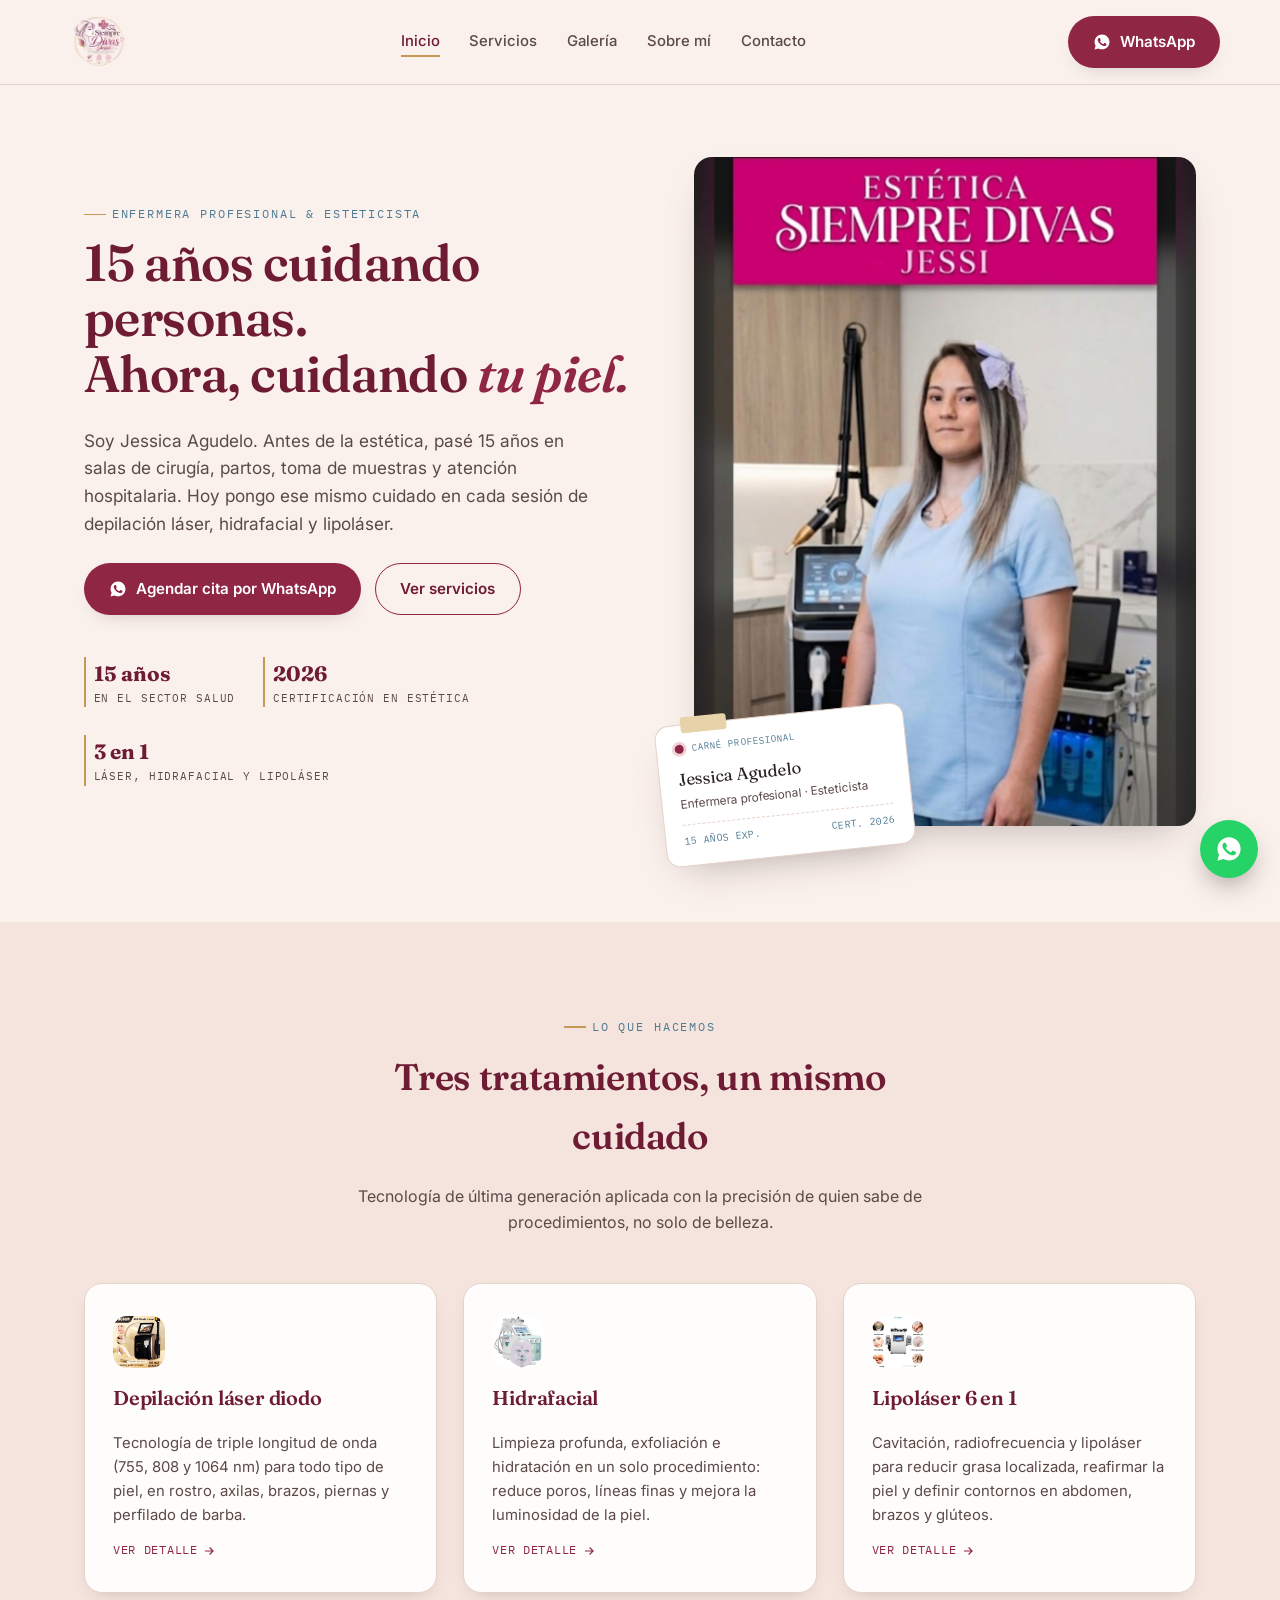
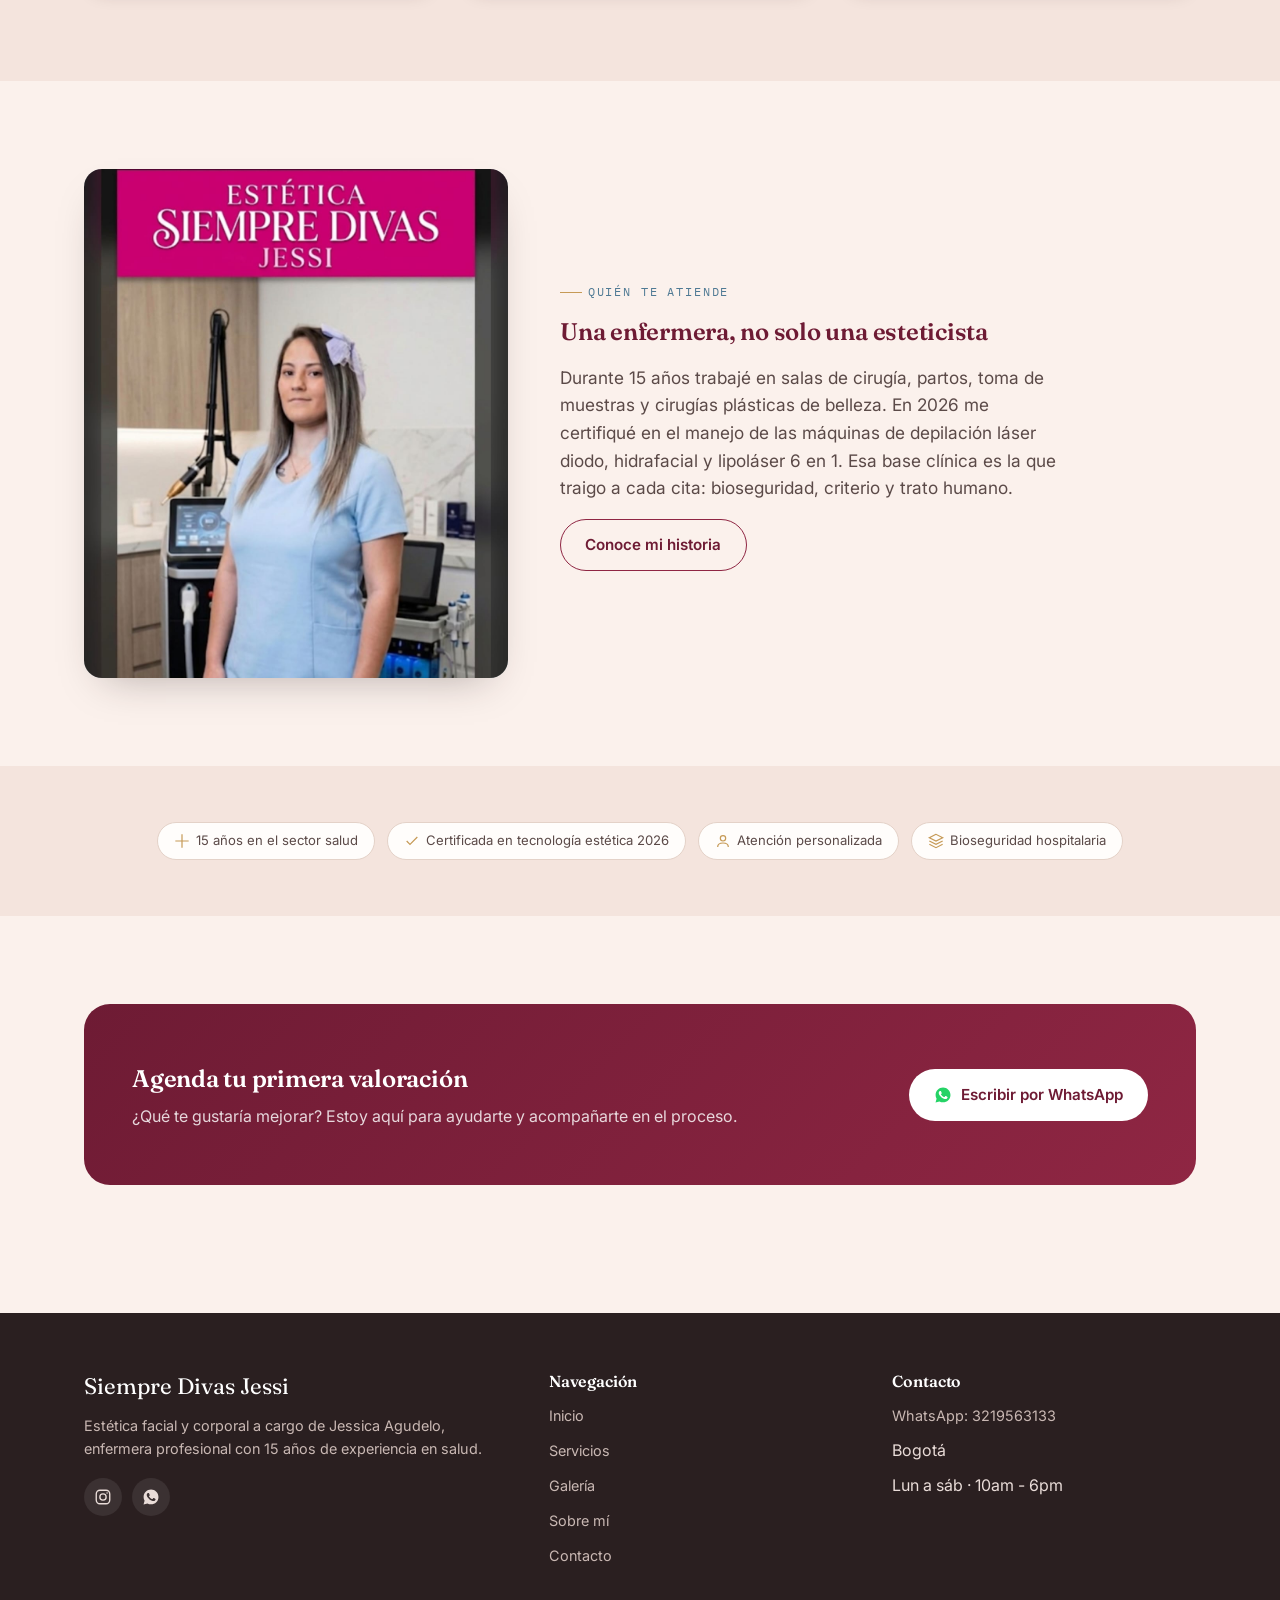
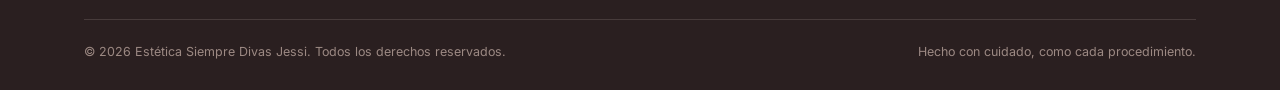
<file: index.html>
<!doctype html>
<html lang="es">
  <head>
    <meta charset="UTF-8" />
    <meta name="viewport" content="width=device-width, initial-scale=1.0" />
    <title>
      Estética Siempre Divas Jessi — Depilación láser, hidrafacial y lipoláser
    </title>
    <meta
      name="description"
      content="Estética Siempre Divas Jessi: depilación láser diodo, hidrafacial y lipoláser 6 en 1, a cargo de Jessica Agudelo, enfermera profesional con 15 años de experiencia. Agenda por WhatsApp."
    />
    <link rel="preconnect" href="https://fonts.googleapis.com" />
    <link rel="preconnect" href="https://fonts.gstatic.com" crossorigin />
    <link
      href="https://fonts.googleapis.com/css2?family=Fraunces:ital,opsz,wght@0,9..144,500;0,9..144,600;1,9..144,500&family=Inter:wght@400;500;600;700&family=IBM+Plex+Mono:wght@500&display=swap"
      rel="stylesheet"
    />
    <link
      rel="icon"
      type="image/png"
      sizes="32x32"
      href="multimedia/favicon-32.png"
    />
    <link rel="apple-touch-icon" href="multimedia/favicon-512.png" />
    <link rel="stylesheet" href="style.css" />
  </head>
  <body>
    <!-- ============ HEADER ============ -->
    <header class="site-header">
      <nav class="nav container">
        <a href="index.html" class="brand">
          <img
            src="multimedia/logo.png"
            alt="Siempre Divas Jessi"
            class="brand-logo"
          />
        </a>
        <ul class="nav-links">
          <li><a href="index.html" class="active">Inicio</a></li>
          <li><a href="servicios.html">Servicios</a></li>
          <li><a href="galeria.html">Galería</a></li>
          <li><a href="sobre-mi.html">Sobre mí</a></li>
          <li><a href="contacto.html">Contacto</a></li>
        </ul>
        <div class="nav-cta">
          <a
            class="btn btn-primary"
            href="https://wa.me/573219563133?text=Hola%20Jessi%2C%20quiero%20agendar%20una%20cita"
            target="_blank"
            rel="noopener"
          >
            <svg viewBox="0 0 24 24" fill="currentColor">
              <path
                d="M12.04 2C6.58 2 2.13 6.45 2.13 11.91c0 1.75.46 3.45 1.32 4.95L2.05 22l5.25-1.38a9.9 9.9 0 0 0 4.74 1.21h.01c5.46 0 9.91-4.45 9.91-9.91C21.96 6.45 17.5 2 12.04 2Zm5.8 14.02c-.24.68-1.4 1.3-1.93 1.38-.5.08-1.12.11-1.8-.11-.42-.14-.96-.32-1.65-.62-2.9-1.25-4.8-4.16-4.94-4.36-.14-.2-1.18-1.57-1.18-3 0-1.42.75-2.12 1.02-2.41.27-.29.58-.36.78-.36.2 0 .39 0 .56.01.18.01.42-.07.65.5.24.58.82 2 .89 2.14.07.14.12.31.02.5-.1.2-.15.32-.3.5-.15.17-.31.39-.44.52-.15.15-.3.31-.13.6.17.29.76 1.25 1.63 2.02 1.12 1 2.06 1.31 2.35 1.46.29.15.46.13.63-.08.17-.2.72-.84.91-1.13.19-.29.38-.24.63-.14.26.1 1.65.78 1.93.92.29.15.48.22.55.34.07.13.07.72-.17 1.4Z"
              />
            </svg>
            <span>WhatsApp</span>
          </a>
          <button class="nav-toggle" aria-label="Abrir menú">
            <span></span><span></span><span></span>
          </button>
        </div>
      </nav>
    </header>

    <!-- ============ HERO ============ -->
    <section class="hero">
      <div class="container">
        <div class="hero-text">
          <div class="eyebrow">Enfermera profesional &amp; esteticista</div>
          <h1>
            15 años cuidando personas.<br />Ahora, cuidando <em>tu piel.</em>
          </h1>
          <p class="hero-sub">
            Soy Jessica Agudelo. Antes de la estética, pasé 15 años en salas de
            cirugía, partos, toma de muestras y atención hospitalaria. Hoy pongo
            ese mismo cuidado en cada sesión de depilación láser, hidrafacial y
            lipoláser.
          </p>
          <div class="hero-cta">
            <a
              class="btn btn-primary"
              href="https://wa.me/573219563133?text=Hola%20Jessi%2C%20quiero%20agendar%20una%20cita"
              target="_blank"
              rel="noopener"
            >
              <svg viewBox="0 0 24 24" fill="currentColor">
                <path
                  d="M12.04 2C6.58 2 2.13 6.45 2.13 11.91c0 1.75.46 3.45 1.32 4.95L2.05 22l5.25-1.38a9.9 9.9 0 0 0 4.74 1.21h.01c5.46 0 9.91-4.45 9.91-9.91C21.96 6.45 17.5 2 12.04 2Zm5.8 14.02c-.24.68-1.4 1.3-1.93 1.38-.5.08-1.12.11-1.8-.11-.42-.14-.96-.32-1.65-.62-2.9-1.25-4.8-4.16-4.94-4.36-.14-.2-1.18-1.57-1.18-3 0-1.42.75-2.12 1.02-2.41.27-.29.58-.36.78-.36.2 0 .39 0 .56.01.18.01.42-.07.65.5.24.58.82 2 .89 2.14.07.14.12.31.02.5-.1.2-.15.32-.3.5-.15.17-.31.39-.44.52-.15.15-.3.31-.13.6.17.29.76 1.25 1.63 2.02 1.12 1 2.06 1.31 2.35 1.46.29.15.46.13.63-.08.17-.2.72-.84.91-1.13.19-.29.38-.24.63-.14.26.1 1.65.78 1.93.92.29.15.48.22.55.34.07.13.07.72-.17 1.4Z"
                />
              </svg>
              Agendar cita por WhatsApp
            </a>
            <a class="btn btn-ghost" href="servicios.html">Ver servicios</a>
          </div>
          <div class="hero-trust">
            <div><strong>15 años</strong>en el sector salud</div>
            <div><strong>2026</strong>certificación en estética</div>
            <div><strong>3 en 1</strong>láser, hidrafacial y lipoláser</div>
          </div>
        </div>
        <div class="hero-art">
          <div class="hero-photo">
            <img
              src="multimedia/jessica-perfil.jpg"
              alt="Jessica Agudelo en su consultorio de estética"
            />
          </div>
          <div class="credential">
            <div class="credential-top">
              <span class="credential-dot"></span>
              <span class="credential-label">Carné profesional</span>
            </div>
            <div class="credential-name">Jessica Agudelo</div>
            <div class="credential-role">
              Enfermera profesional · Esteticista
            </div>
            <div class="credential-meta">
              <span>15 años exp.</span>
              <span>Cert. 2026</span>
            </div>
          </div>
        </div>
      </div>
    </section>

    <!-- ============ SERVICIOS PREVIEW ============ -->
    <section class="alt-bg">
      <div class="container">
        <div class="section-head center reveal">
          <div class="eyebrow" style="justify-content: center">
            Lo que hacemos
          </div>
          <h2>Tres tratamientos, un mismo cuidado</h2>
          <p>
            Tecnología de última generación aplicada con la precisión de quien
            sabe de procedimientos, no solo de belleza.
          </p>
        </div>
        <div class="service-grid">
          <div class="service-card reveal">
            <div class="service-icon">
              <img
                src="multimedia/maquina-laser.jpg"
                alt="Máquina de depilación láser diodo"
                onerror="
                  this.style.display = 'none';
                  this.nextElementSibling.style.display = 'flex';
                "
              />
              <svg
                style="display: none"
                viewBox="0 0 24 24"
                fill="none"
                stroke="currentColor"
                stroke-width="1.6"
              >
                <path d="M4 12h5M4 12l2-2M4 12l2 2" />
                <path d="M9 12h11" />
                <circle
                  cx="20"
                  cy="12"
                  r="1.4"
                  fill="currentColor"
                  stroke="none"
                />
              </svg>
            </div>
            <h3>Depilación láser diodo</h3>
            <p>
              Tecnología de triple longitud de onda (755, 808 y 1064 nm) para
              todo tipo de piel, en rostro, axilas, brazos, piernas y perfilado
              de barba.
            </p>
            <a class="card-link" href="servicios.html#depilacion"
              >Ver detalle
              <svg
                viewBox="0 0 24 24"
                fill="none"
                stroke="currentColor"
                stroke-width="2"
              >
                <path d="M5 12h14M13 6l6 6-6 6" /></svg
            ></a>
          </div>
          <div class="service-card reveal">
            <div class="service-icon">
              <img
                src="multimedia/maquina-hidrafacial.jpg"
                alt="Máquina de hidrafacial 6 en 1"
                onerror="
                  this.style.display = 'none';
                  this.nextElementSibling.style.display = 'flex';
                "
              />
              <svg
                style="display: none"
                viewBox="0 0 24 24"
                fill="none"
                stroke="currentColor"
                stroke-width="1.6"
              >
                <path d="M12 3s6 6.5 6 11a6 6 0 1 1-12 0c0-4.5 6-11 6-11Z" />
              </svg>
            </div>
            <h3>Hidrafacial</h3>
            <p>
              Limpieza profunda, exfoliación e hidratación en un solo
              procedimiento: reduce poros, líneas finas y mejora la luminosidad
              de la piel.
            </p>
            <a class="card-link" href="servicios.html#hidrafacial"
              >Ver detalle
              <svg
                viewBox="0 0 24 24"
                fill="none"
                stroke="currentColor"
                stroke-width="2"
              >
                <path d="M5 12h14M13 6l6 6-6 6" /></svg
            ></a>
          </div>
          <div class="service-card reveal">
            <div class="service-icon">
              <img
                src="multimedia/maquina-lipolaser.jpg"
                alt="Máquina de lipoláser 6 en 1"
                onerror="
                  this.style.display = 'none';
                  this.nextElementSibling.style.display = 'flex';
                "
              />
              <svg
                style="display: none"
                viewBox="0 0 24 24"
                fill="none"
                stroke="currentColor"
                stroke-width="1.6"
              >
                <path
                  d="M12 21c4-2 7-5.2 7-9.5A7 7 0 0 0 12 4a7 7 0 0 0-7 7.5C5 15.8 8 19 12 21Z"
                />
              </svg>
            </div>
            <h3>Lipoláser 6 en 1</h3>
            <p>
              Cavitación, radiofrecuencia y lipoláser para reducir grasa
              localizada, reafirmar la piel y definir contornos en abdomen,
              brazos y glúteos.
            </p>
            <a class="card-link" href="servicios.html#lipolaser"
              >Ver detalle
              <svg
                viewBox="0 0 24 24"
                fill="none"
                stroke="currentColor"
                stroke-width="2"
              >
                <path d="M5 12h14M13 6l6 6-6 6" /></svg
            ></a>
          </div>
        </div>
      </div>
    </section>

    <!-- ============ SOBRE MÍ TEASER ============ -->
    <section>
      <div class="container about-portrait">
        <div class="hero-art reveal" style="position: relative">
          <div class="hero-photo" style="aspect-ratio: 3/3.6">
            <img
              src="multimedia/jessica-perfil.jpg"
              alt="Jessica Agudelo, enfermera y esteticista"
            />
          </div>
        </div>
        <div class="reveal">
          <div class="eyebrow">Quién te atiende</div>
          <h2>Una enfermera, no solo una esteticista</h2>
          <p class="hero-sub">
            Durante 15 años trabajé en salas de cirugía, partos, toma de
            muestras y cirugías plásticas de belleza. En 2026 me certifiqué en
            el manejo de las máquinas de depilación láser diodo, hidrafacial y
            lipoláser 6 en 1. Esa base clínica es la que traigo a cada cita:
            bioseguridad, criterio y trato humano.
          </p>
          <a class="btn btn-ghost" href="sobre-mi.html">Conoce mi historia</a>
        </div>
      </div>
    </section>

    <!-- ============ TRUST STRIP ============ -->
    <section class="alt-bg" style="padding: 56px 0">
      <div class="container">
        <div class="trust-strip reveal">
          <span class="trust-pill"
            ><svg
              viewBox="0 0 24 24"
              fill="none"
              stroke="currentColor"
              stroke-width="1.8"
            >
              <path d="M12 2v20M2 12h20" /></svg
            >15 años en el sector salud</span
          >
          <span class="trust-pill"
            ><svg
              viewBox="0 0 24 24"
              fill="none"
              stroke="currentColor"
              stroke-width="1.8"
            >
              <path d="M20 6 9 17l-5-5" /></svg
            >Certificada en tecnología estética 2026</span
          >
          <span class="trust-pill"
            ><svg
              viewBox="0 0 24 24"
              fill="none"
              stroke="currentColor"
              stroke-width="1.8"
            >
              <circle cx="12" cy="8" r="4" />
              <path d="M4 21c0-4 4-6 8-6s8 2 8 6" /></svg
            >Atención personalizada</span
          >
          <span class="trust-pill"
            ><svg
              viewBox="0 0 24 24"
              fill="none"
              stroke="currentColor"
              stroke-width="1.8"
            >
              <path d="M12 2 2 7l10 5 10-5-10-5Z" />
              <path d="M2 17l10 5 10-5M2 12l10 5 10-5" /></svg
            >Bioseguridad hospitalaria</span
          >
        </div>
      </div>
    </section>

    <!-- ============ CTA FINAL ============ -->
    <section>
      <div class="container">
        <div class="cta-band reveal">
          <div>
            <h2>Agenda tu primera valoración</h2>
            <p>
              ¿Qué te gustaría mejorar? Estoy aquí para ayudarte y acompañarte
              en el proceso.
            </p>
          </div>
          <a
            class="btn btn-light"
            href="https://wa.me/573219563133?text=Hola%20Jessi%2C%20quiero%20agendar%20una%20cita"
            target="_blank"
            rel="noopener"
          >
            <svg viewBox="0 0 24 24" fill="currentColor" style="color: #25d366">
              <path
                d="M12.04 2C6.58 2 2.13 6.45 2.13 11.91c0 1.75.46 3.45 1.32 4.95L2.05 22l5.25-1.38a9.9 9.9 0 0 0 4.74 1.21h.01c5.46 0 9.91-4.45 9.91-9.91C21.96 6.45 17.5 2 12.04 2Zm5.8 14.02c-.24.68-1.4 1.3-1.93 1.38-.5.08-1.12.11-1.8-.11-.42-.14-.96-.32-1.65-.62-2.9-1.25-4.8-4.16-4.94-4.36-.14-.2-1.18-1.57-1.18-3 0-1.42.75-2.12 1.02-2.41.27-.29.58-.36.78-.36.2 0 .39 0 .56.01.18.01.42-.07.65.5.24.58.82 2 .89 2.14.07.14.12.31.02.5-.1.2-.15.32-.3.5-.15.17-.31.39-.44.52-.15.15-.3.31-.13.6.17.29.76 1.25 1.63 2.02 1.12 1 2.06 1.31 2.35 1.46.29.15.46.13.63-.08.17-.2.72-.84.91-1.13.19-.29.38-.24.63-.14.26.1 1.65.78 1.93.92.29.15.48.22.55.34.07.13.07.72-.17 1.4Z"
              />
            </svg>
            Escribir por WhatsApp
          </a>
        </div>
      </div>
    </section>

    <!-- ============ FOOTER ============ -->
    <footer class="site-footer">
      <div class="container">
        <div class="footer-grid">
          <div>
            <div class="footer-brand">Siempre Divas Jessi</div>
            <p>
              Estética facial y corporal a cargo de Jessica Agudelo, enfermera
              profesional con 15 años de experiencia en salud.
            </p>
            <div class="footer-social">
              <a
                href="https://www.instagram.com/jessicaagudelo23/"
                target="_blank"
                rel="noopener"
                aria-label="Instagram"
              >
                <svg
                  viewBox="0 0 24 24"
                  fill="none"
                  stroke="currentColor"
                  stroke-width="1.8"
                >
                  <rect x="3" y="3" width="18" height="18" rx="5" />
                  <circle cx="12" cy="12" r="4.2" />
                  <circle
                    cx="17.4"
                    cy="6.6"
                    r="1"
                    fill="currentColor"
                    stroke="none"
                  />
                </svg>
              </a>
              <a
                href="https://wa.me/573219563133"
                target="_blank"
                rel="noopener"
                aria-label="WhatsApp"
              >
                <svg viewBox="0 0 24 24" fill="currentColor">
                  <path
                    d="M12.04 2C6.58 2 2.13 6.45 2.13 11.91c0 1.75.46 3.45 1.32 4.95L2.05 22l5.25-1.38a9.9 9.9 0 0 0 4.74 1.21h.01c5.46 0 9.91-4.45 9.91-9.91C21.96 6.45 17.5 2 12.04 2Zm5.8 14.02c-.24.68-1.4 1.3-1.93 1.38-.5.08-1.12.11-1.8-.11-.42-.14-.96-.32-1.65-.62-2.9-1.25-4.8-4.16-4.94-4.36-.14-.2-1.18-1.57-1.18-3 0-1.42.75-2.12 1.02-2.41.27-.29.58-.36.78-.36.2 0 .39 0 .56.01.18.01.42-.07.65.5.24.58.82 2 .89 2.14.07.14.12.31.02.5-.1.2-.15.32-.3.5-.15.17-.31.39-.44.52-.15.15-.3.31-.13.6.17.29.76 1.25 1.63 2.02 1.12 1 2.06 1.31 2.35 1.46.29.15.46.13.63-.08.17-.2.72-.84.91-1.13.19-.29.38-.24.63-.14.26.1 1.65.78 1.93.92.29.15.48.22.55.34.07.13.07.72-.17 1.4Z"
                  />
                </svg>
              </a>
            </div>
          </div>
          <div>
            <h4>Navegación</h4>
            <ul>
              <li><a href="index.html">Inicio</a></li>
              <li><a href="servicios.html">Servicios</a></li>
              <li><a href="galeria.html">Galería</a></li>
              <li><a href="sobre-mi.html">Sobre mí</a></li>
              <li><a href="contacto.html">Contacto</a></li>
            </ul>
          </div>
          <div>
            <h4>Contacto</h4>
            <ul>
              <li>
                <a
                  href="https://wa.me/573219563133"
                  target="_blank"
                  rel="noopener"
                  >WhatsApp: 3219563133</a
                >
              </li>
              <li>Bogotá</li>
              <li>Lun a sáb · 10am - 6pm</li>
            </ul>
          </div>
        </div>
        <div class="footer-bottom">
          <span
            >© 2026 Estética Siempre Divas Jessi. Todos los derechos
            reservados.</span
          >
          <span>Hecho con cuidado, como cada procedimiento.</span>
        </div>
      </div>
    </footer>

    <a
      class="wa-float"
      href="https://wa.me/573219563133?text=Hola%20Jessi%2C%20quiero%20agendar%20una%20cita"
      target="_blank"
      rel="noopener"
      aria-label="Escribir por WhatsApp"
    >
      <svg viewBox="0 0 24 24" fill="currentColor">
        <path
          d="M12.04 2C6.58 2 2.13 6.45 2.13 11.91c0 1.75.46 3.45 1.32 4.95L2.05 22l5.25-1.38a9.9 9.9 0 0 0 4.74 1.21h.01c5.46 0 9.91-4.45 9.91-9.91C21.96 6.45 17.5 2 12.04 2Zm5.8 14.02c-.24.68-1.4 1.3-1.93 1.38-.5.08-1.12.11-1.8-.11-.42-.14-.96-.32-1.65-.62-2.9-1.25-4.8-4.16-4.94-4.36-.14-.2-1.18-1.57-1.18-3 0-1.42.75-2.12 1.02-2.41.27-.29.58-.36.78-.36.2 0 .39 0 .56.01.18.01.42-.07.65.5.24.58.82 2 .89 2.14.07.14.12.31.02.5-.1.2-.15.32-.3.5-.15.17-.31.39-.44.52-.15.15-.3.31-.13.6.17.29.76 1.25 1.63 2.02 1.12 1 2.06 1.31 2.35 1.46.29.15.46.13.63-.08.17-.2.72-.84.91-1.13.19-.29.38-.24.63-.14.26.1 1.65.78 1.93.92.29.15.48.22.55.34.07.13.07.72-.17 1.4Z"
        />
      </svg>
    </a>

    <script src="main.js"></script>
  </body>
</html>
</file>
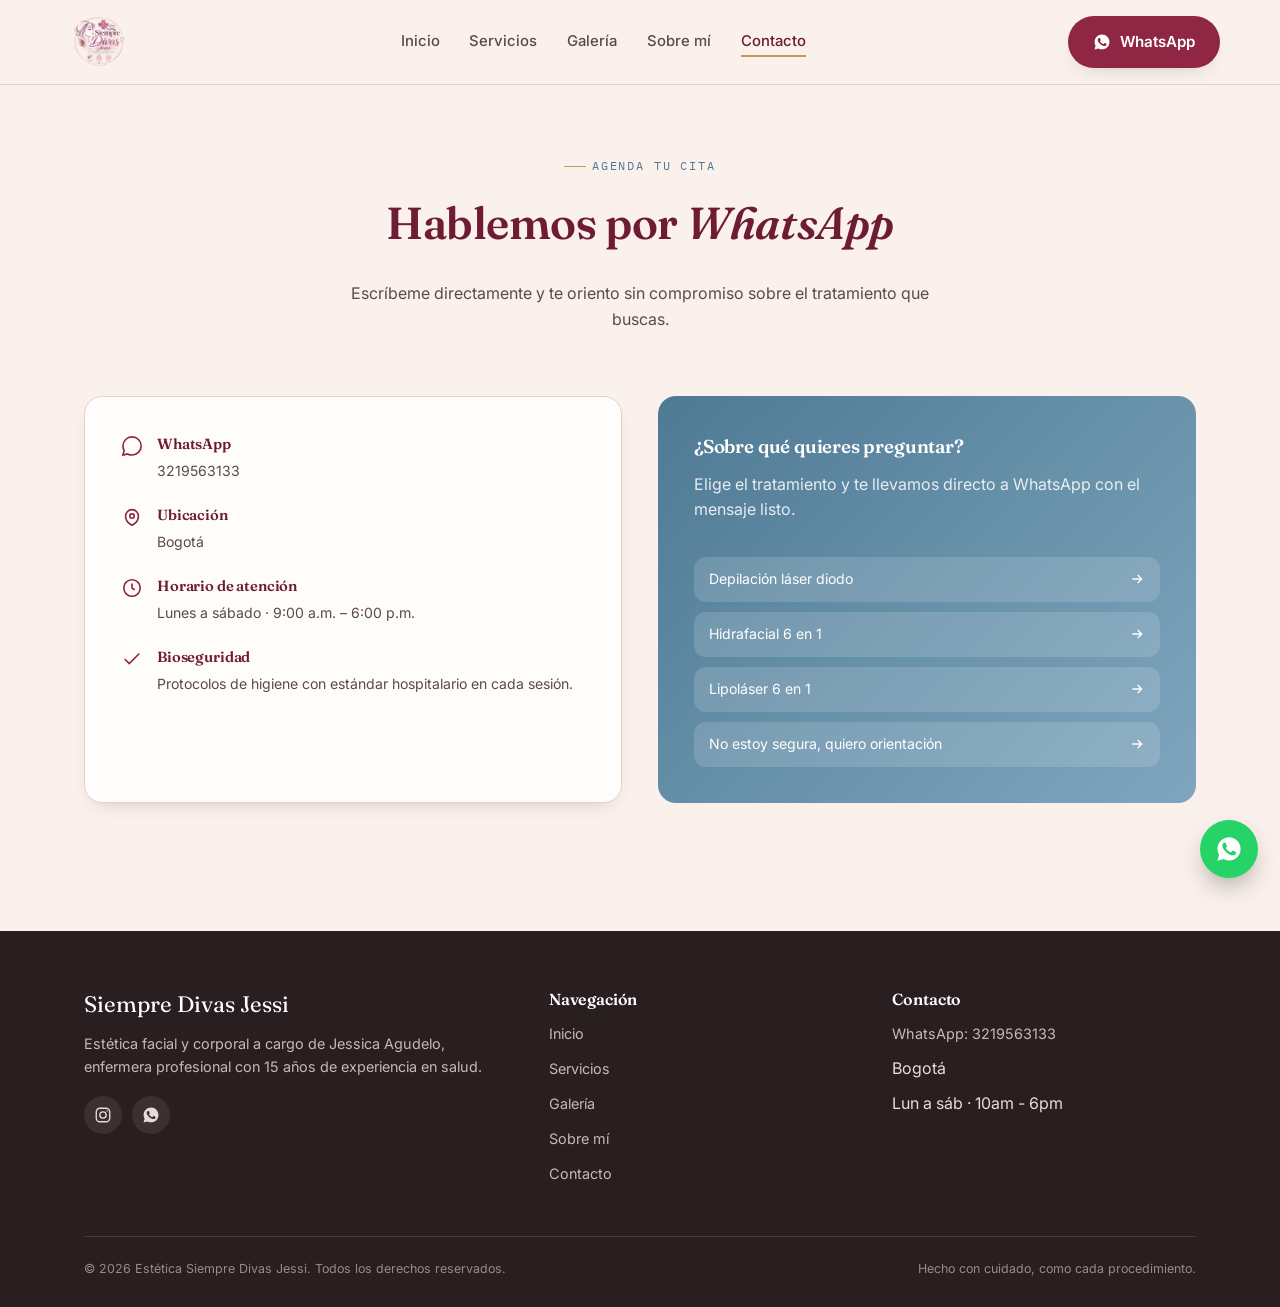
<file: contacto.html>
<!doctype html>
<html lang="es">
  <head>
    <meta charset="UTF-8" />
    <meta name="viewport" content="width=device-width, initial-scale=1.0" />
    <title>Contacto — Estética Siempre Divas Jessi</title>
    <meta
      name="description"
      content="Agenda tu cita en Estética Siempre Divas Jessi por WhatsApp. Escríbenos y te orientamos sobre depilación láser, hidrafacial o lipoláser."
    />
    <link rel="preconnect" href="https://fonts.googleapis.com" />
    <link rel="preconnect" href="https://fonts.gstatic.com" crossorigin />
    <link
      href="https://fonts.googleapis.com/css2?family=Fraunces:ital,opsz,wght@0,9..144,500;0,9..144,600;1,9..144,500&family=Inter:wght@400;500;600;700&family=IBM+Plex+Mono:wght@500&display=swap"
      rel="stylesheet"
    />
    <link
      rel="icon"
      type="image/png"
      sizes="32x32"
      href="multimedia/favicon-32.png"
    />
    <link rel="apple-touch-icon" href="multimedia/favicon-512.png" />
    <link rel="stylesheet" href="style.css" />
  </head>
  <body>
    <!-- ============ HEADER ============ -->
    <header class="site-header">
      <nav class="nav container">
        <a href="index.html" class="brand">
          <img
            src="multimedia/logo.png"
            alt="Siempre Divas Jessi"
            class="brand-logo"
          />
        </a>
        <ul class="nav-links">
          <li><a href="index.html">Inicio</a></li>
          <li><a href="servicios.html">Servicios</a></li>
          <li><a href="galeria.html">Galería</a></li>
          <li><a href="sobre-mi.html">Sobre mí</a></li>
          <li><a href="contacto.html" class="active">Contacto</a></li>
        </ul>
        <div class="nav-cta">
          <a
            class="btn btn-primary"
            href="https://wa.me/573219563133?text=Hola%20Jessi%2C%20quiero%20agendar%20una%20cita"
            target="_blank"
            rel="noopener"
          >
            <svg viewBox="0 0 24 24" fill="currentColor">
              <path
                d="M12.04 2C6.58 2 2.13 6.45 2.13 11.91c0 1.75.46 3.45 1.32 4.95L2.05 22l5.25-1.38a9.9 9.9 0 0 0 4.74 1.21h.01c5.46 0 9.91-4.45 9.91-9.91C21.96 6.45 17.5 2 12.04 2Zm5.8 14.02c-.24.68-1.4 1.3-1.93 1.38-.5.08-1.12.11-1.8-.11-.42-.14-.96-.32-1.65-.62-2.9-1.25-4.8-4.16-4.94-4.36-.14-.2-1.18-1.57-1.18-3 0-1.42.75-2.12 1.02-2.41.27-.29.58-.36.78-.36.2 0 .39 0 .56.01.18.01.42-.07.65.5.24.58.82 2 .89 2.14.07.14.12.31.02.5-.1.2-.15.32-.3.5-.15.17-.31.39-.44.52-.15.15-.3.31-.13.6.17.29.76 1.25 1.63 2.02 1.12 1 2.06 1.31 2.35 1.46.29.15.46.13.63-.08.17-.2.72-.84.91-1.13.19-.29.38-.24.63-.14.26.1 1.65.78 1.93.92.29.15.48.22.55.34.07.13.07.72-.17 1.4Z"
              />
            </svg>
            <span>WhatsApp</span>
          </a>
          <button class="nav-toggle" aria-label="Abrir menú">
            <span></span><span></span><span></span>
          </button>
        </div>
      </nav>
    </header>

    <!-- ============ PAGE HERO ============ -->
    <section class="page-hero">
      <div class="container">
        <div class="eyebrow" style="justify-content: center">
          Agenda tu cita
        </div>
        <h1>Hablemos por <em>WhatsApp</em></h1>
        <p>
          Escríbeme directamente y te oriento sin compromiso sobre el
          tratamiento que buscas.
        </p>
      </div>
    </section>

    <!-- ============ CONTACTO ============ -->
    <section style="padding-top: 16px">
      <div class="container contact-grid">
        <div class="contact-card reveal">
          <div class="contact-item">
            <svg
              viewBox="0 0 24 24"
              fill="none"
              stroke="currentColor"
              stroke-width="1.8"
            >
              <path
                d="M12.04 2C6.58 2 2.13 6.45 2.13 11.91c0 1.75.46 3.45 1.32 4.95L2.05 22l5.25-1.38a9.9 9.9 0 0 0 4.74 1.21h.01c5.46 0 9.91-4.45 9.91-9.91C21.96 6.45 17.5 2 12.04 2Z"
              />
            </svg>
            <div>
              <h4>WhatsApp</h4>
              <p>3219563133</p>
            </div>
          </div>
          <div class="contact-item">
            <svg
              viewBox="0 0 24 24"
              fill="none"
              stroke="currentColor"
              stroke-width="1.8"
            >
              <path
                d="M12 21c4-2 7-5.2 7-9.5A7 7 0 0 0 12 4a7 7 0 0 0-7 7.5C5 15.8 8 19 12 21Z"
              />
              <circle cx="12" cy="11" r="2.4" />
            </svg>
            <div>
              <h4>Ubicación</h4>
              <p>Bogotá</p>
            </div>
          </div>
          <div class="contact-item">
            <svg
              viewBox="0 0 24 24"
              fill="none"
              stroke="currentColor"
              stroke-width="1.8"
            >
              <circle cx="12" cy="12" r="9" />
              <path d="M12 7v5l3 2" />
            </svg>
            <div>
              <h4>Horario de atención</h4>
              <p>Lunes a sábado · 9:00 a.m. – 6:00 p.m.</p>
            </div>
          </div>
          <div class="contact-item">
            <svg
              viewBox="0 0 24 24"
              fill="none"
              stroke="currentColor"
              stroke-width="1.8"
            >
              <path d="M20 6 9 17l-5-5" />
            </svg>
            <div>
              <h4>Bioseguridad</h4>
              <p>
                Protocolos de higiene con estándar hospitalario en cada sesión.
              </p>
            </div>
          </div>
        </div>

        <div class="wa-panel reveal">
          <div>
            <h3>¿Sobre qué quieres preguntar?</h3>
            <p>
              Elige el tratamiento y te llevamos directo a WhatsApp con el
              mensaje listo.
            </p>
          </div>
          <div class="wa-services">
            <a
              href="https://wa.me/573219563133?text=Hola%20Jessi%2C%20quiero%20informaci%C3%B3n%20sobre%20depilaci%C3%B3n%20l%C3%A1ser"
              target="_blank"
              rel="noopener"
            >
              Depilación láser diodo
              <svg
                viewBox="0 0 24 24"
                width="16"
                height="16"
                fill="none"
                stroke="currentColor"
                stroke-width="2"
              >
                <path d="M5 12h14M13 6l6 6-6 6" />
              </svg>
            </a>
            <a
              href="https://wa.me/573219563133?text=Hola%20Jessi%2C%20quiero%20informaci%C3%B3n%20sobre%20hidrafacial"
              target="_blank"
              rel="noopener"
            >
              Hidrafacial 6 en 1
              <svg
                viewBox="0 0 24 24"
                width="16"
                height="16"
                fill="none"
                stroke="currentColor"
                stroke-width="2"
              >
                <path d="M5 12h14M13 6l6 6-6 6" />
              </svg>
            </a>
            <a
              href="https://wa.me/573219563133?text=Hola%20Jessi%2C%20quiero%20informaci%C3%B3n%20sobre%20lipol%C3%A1ser"
              target="_blank"
              rel="noopener"
            >
              Lipoláser 6 en 1
              <svg
                viewBox="0 0 24 24"
                width="16"
                height="16"
                fill="none"
                stroke="currentColor"
                stroke-width="2"
              >
                <path d="M5 12h14M13 6l6 6-6 6" />
              </svg>
            </a>
            <a
              href="https://wa.me/573219563133?text=Hola%20Jessi%2C%20no%20s%C3%A9%20qu%C3%A9%20tratamiento%20necesito%2C%20%C2%BFme%20puedes%20orientar%3F"
              target="_blank"
              rel="noopener"
            >
              No estoy segura, quiero orientación
              <svg
                viewBox="0 0 24 24"
                width="16"
                height="16"
                fill="none"
                stroke="currentColor"
                stroke-width="2"
              >
                <path d="M5 12h14M13 6l6 6-6 6" />
              </svg>
            </a>
          </div>
        </div>
      </div>
    </section>

    <!-- ============ FOOTER ============ -->
    <footer class="site-footer">
      <div class="container">
        <div class="footer-grid">
          <div>
            <div class="footer-brand">Siempre Divas Jessi</div>
            <p>
              Estética facial y corporal a cargo de Jessica Agudelo, enfermera
              profesional con 15 años de experiencia en salud.
            </p>
            <div class="footer-social">
              <a
                href="https://www.instagram.com/jessicaagudelo23/"
                target="_blank"
                rel="noopener"
                aria-label="Instagram"
              >
                <svg
                  viewBox="0 0 24 24"
                  fill="none"
                  stroke="currentColor"
                  stroke-width="1.8"
                >
                  <rect x="3" y="3" width="18" height="18" rx="5" />
                  <circle cx="12" cy="12" r="4.2" />
                  <circle
                    cx="17.4"
                    cy="6.6"
                    r="1"
                    fill="currentColor"
                    stroke="none"
                  />
                </svg>
              </a>
              <a
                href="https://wa.me/573219563133"
                target="_blank"
                rel="noopener"
                aria-label="WhatsApp"
              >
                <svg viewBox="0 0 24 24" fill="currentColor">
                  <path
                    d="M12.04 2C6.58 2 2.13 6.45 2.13 11.91c0 1.75.46 3.45 1.32 4.95L2.05 22l5.25-1.38a9.9 9.9 0 0 0 4.74 1.21h.01c5.46 0 9.91-4.45 9.91-9.91C21.96 6.45 17.5 2 12.04 2Zm5.8 14.02c-.24.68-1.4 1.3-1.93 1.38-.5.08-1.12.11-1.8-.11-.42-.14-.96-.32-1.65-.62-2.9-1.25-4.8-4.16-4.94-4.36-.14-.2-1.18-1.57-1.18-3 0-1.42.75-2.12 1.02-2.41.27-.29.58-.36.78-.36.2 0 .39 0 .56.01.18.01.42-.07.65.5.24.58.82 2 .89 2.14.07.14.12.31.02.5-.1.2-.15.32-.3.5-.15.17-.31.39-.44.52-.15.15-.3.31-.13.6.17.29.76 1.25 1.63 2.02 1.12 1 2.06 1.31 2.35 1.46.29.15.46.13.63-.08.17-.2.72-.84.91-1.13.19-.29.38-.24.63-.14.26.1 1.65.78 1.93.92.29.15.48.22.55.34.07.13.07.72-.17 1.4Z"
                  />
                </svg>
              </a>
            </div>
          </div>
          <div>
            <h4>Navegación</h4>
            <ul>
              <li><a href="index.html">Inicio</a></li>
              <li><a href="servicios.html">Servicios</a></li>
              <li><a href="galeria.html">Galería</a></li>
              <li><a href="sobre-mi.html">Sobre mí</a></li>
              <li><a href="contacto.html">Contacto</a></li>
            </ul>
          </div>
          <div>
            <h4>Contacto</h4>
            <ul>
              <li>
                <a
                  href="https://wa.me/573219563133"
                  target="_blank"
                  rel="noopener"
                  >WhatsApp: 3219563133</a
                >
              </li>
              <li>Bogotá</li>
              <li>Lun a sáb · 10am - 6pm</li>
            </ul>
          </div>
        </div>
        <div class="footer-bottom">
          <span
            >© 2026 Estética Siempre Divas Jessi. Todos los derechos
            reservados.</span
          >
          <span>Hecho con cuidado, como cada procedimiento.</span>
        </div>
      </div>
    </footer>

    <a
      class="wa-float"
      href="https://wa.me/573219563133?text=Hola%20Jessi%2C%20quiero%20agendar%20una%20cita"
      target="_blank"
      rel="noopener"
      aria-label="Escribir por WhatsApp"
    >
      <svg viewBox="0 0 24 24" fill="currentColor">
        <path
          d="M12.04 2C6.58 2 2.13 6.45 2.13 11.91c0 1.75.46 3.45 1.32 4.95L2.05 22l5.25-1.38a9.9 9.9 0 0 0 4.74 1.21h.01c5.46 0 9.91-4.45 9.91-9.91C21.96 6.45 17.5 2 12.04 2Zm5.8 14.02c-.24.68-1.4 1.3-1.93 1.38-.5.08-1.12.11-1.8-.11-.42-.14-.96-.32-1.65-.62-2.9-1.25-4.8-4.16-4.94-4.36-.14-.2-1.18-1.57-1.18-3 0-1.42.75-2.12 1.02-2.41.27-.29.58-.36.78-.36.2 0 .39 0 .56.01.18.01.42-.07.65.5.24.58.82 2 .89 2.14.07.14.12.31.02.5-.1.2-.15.32-.3.5-.15.17-.31.39-.44.52-.15.15-.3.31-.13.6.17.29.76 1.25 1.63 2.02 1.12 1 2.06 1.31 2.35 1.46.29.15.46.13.63-.08.17-.2.72-.84.91-1.13.19-.29.38-.24.63-.14.26.1 1.65.78 1.93.92.29.15.48.22.55.34.07.13.07.72-.17 1.4Z"
        />
      </svg>
    </a>

    <script src="main.js"></script>
  </body>
</html>
</file>
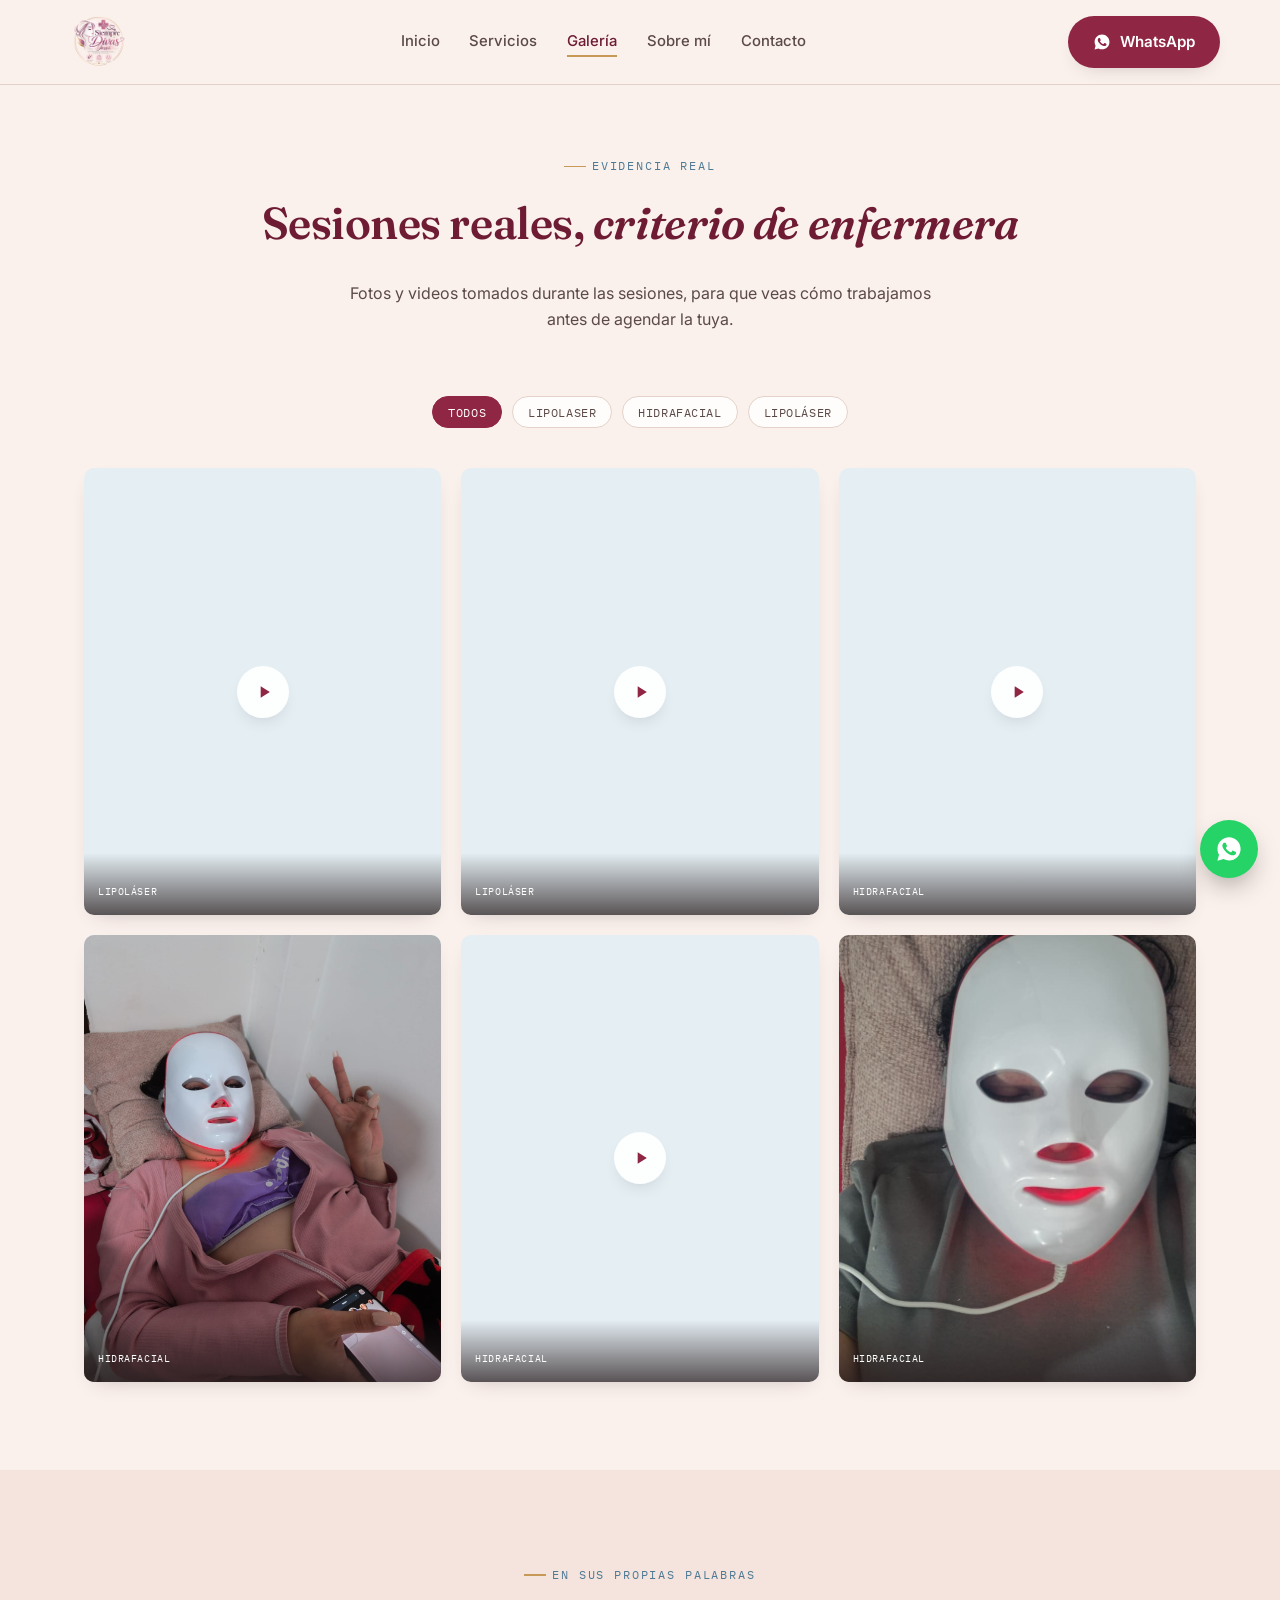
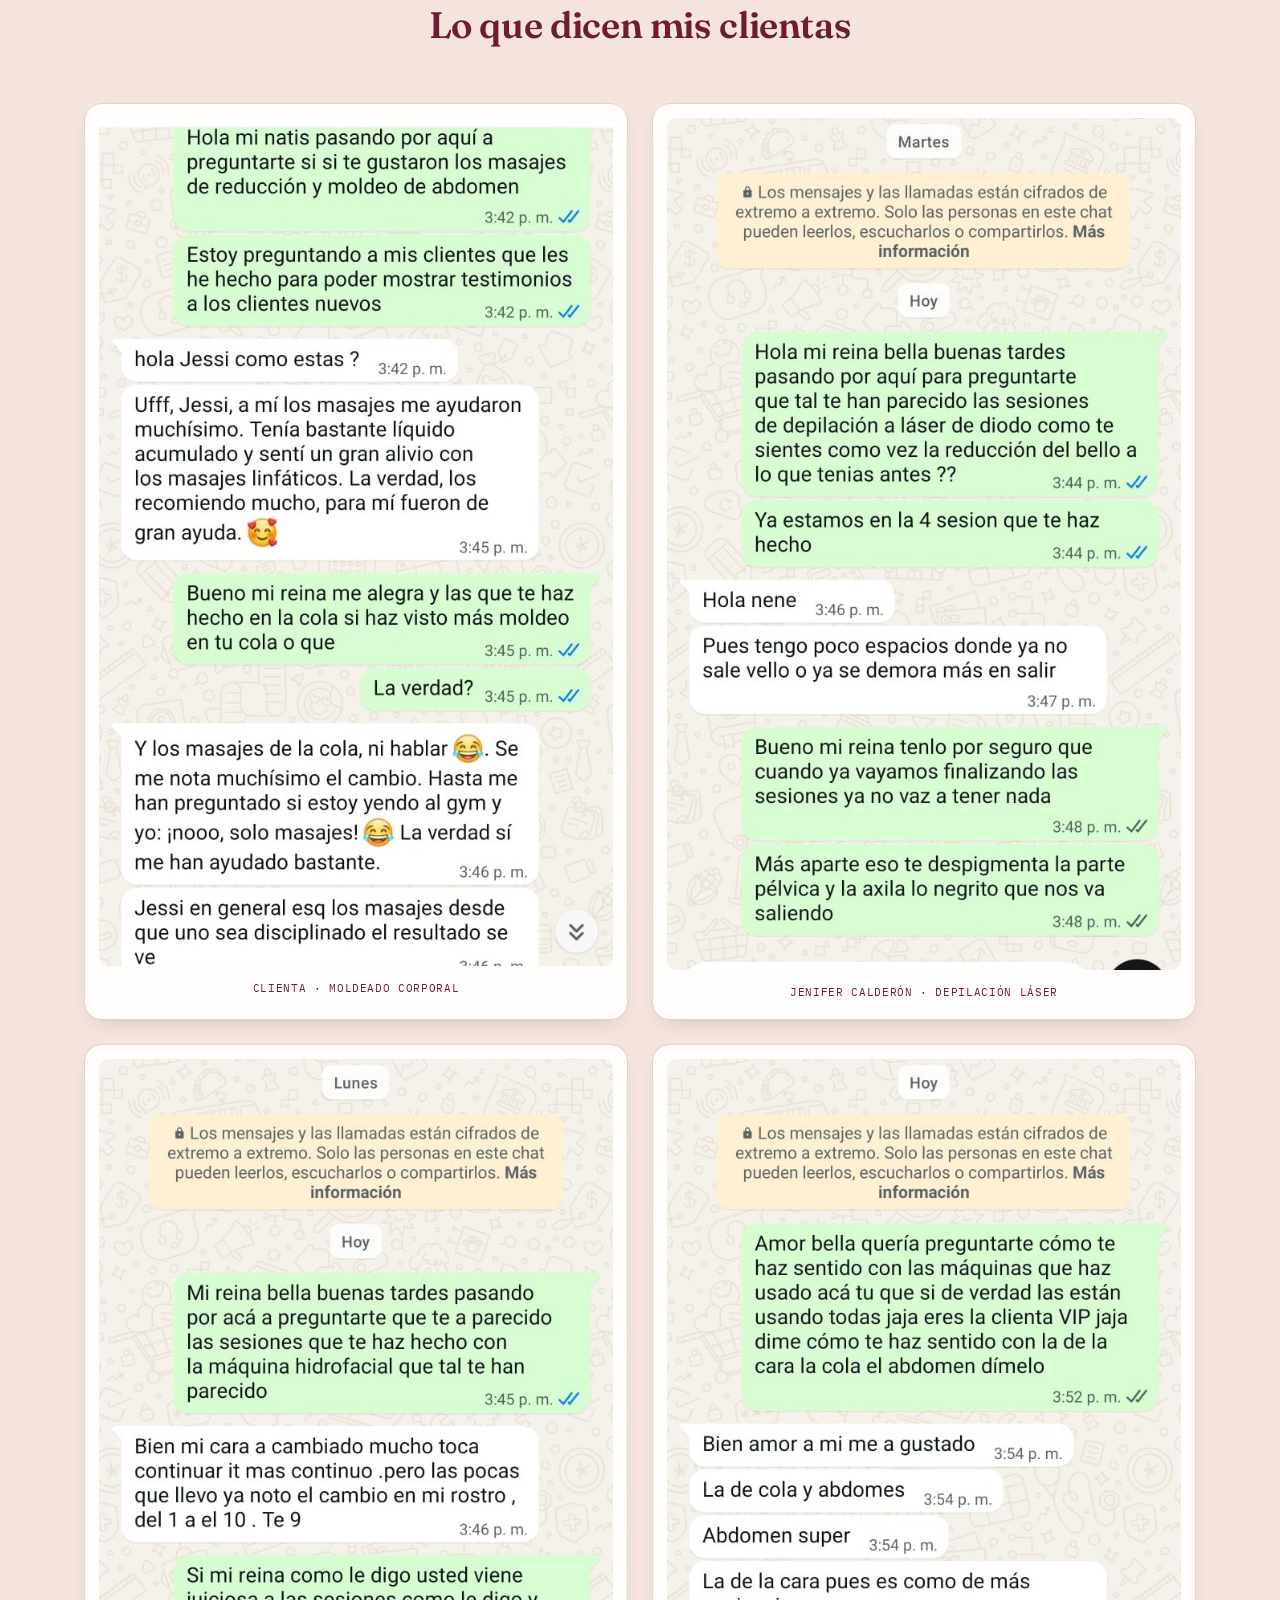
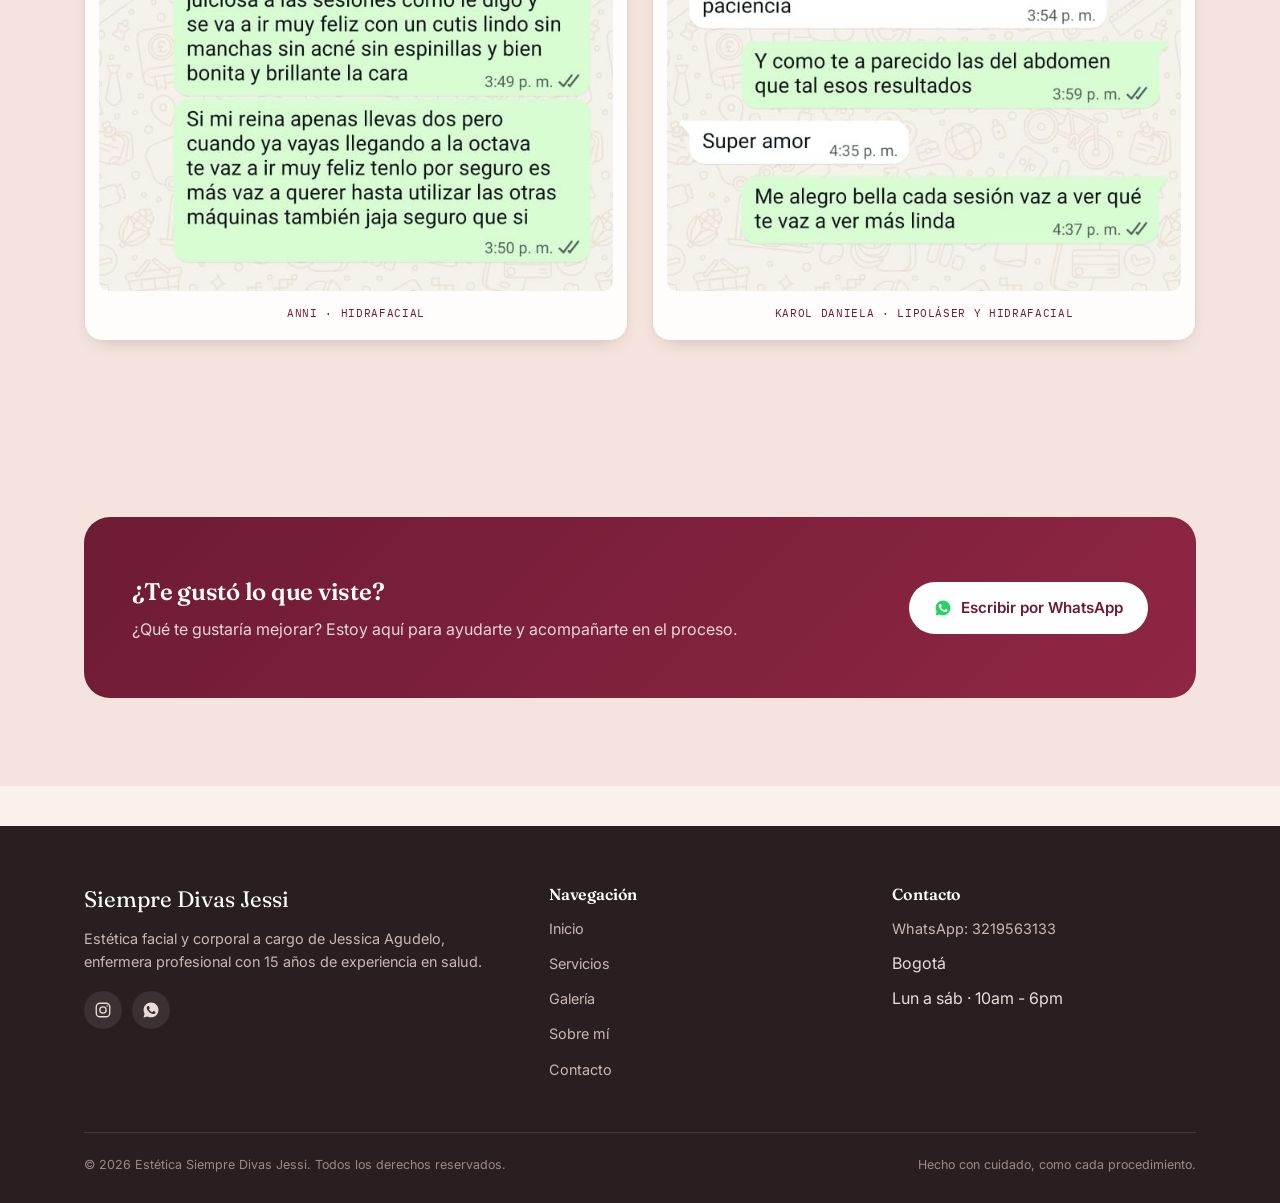
<file: galeria.html>
<!doctype html>
<html lang="es">
  <head>
    <meta charset="UTF-8" />
    <meta name="viewport" content="width=device-width, initial-scale=1.0" />
    <title>Galería — Estética Siempre Divas Jessi</title>
    <meta
      name="description"
      content="Fotos y videos reales de las sesiones de depilación láser, hidrafacial y lipoláser en Estética Siempre Divas Jessi, con Jessica Agudelo."
    />
    <link rel="preconnect" href="https://fonts.googleapis.com" />
    <link rel="preconnect" href="https://fonts.gstatic.com" crossorigin />
    <link
      href="https://fonts.googleapis.com/css2?family=Fraunces:ital,opsz,wght@0,9..144,500;0,9..144,600;1,9..144,500&family=Inter:wght@400;500;600;700&family=IBM+Plex+Mono:wght@500&display=swap"
      rel="stylesheet"
    />
    <link
      rel="icon"
      type="image/png"
      sizes="32x32"
      href="multimedia/favicon-32.png"
    />
    <link rel="apple-touch-icon" href="multimedia/favicon-512.png" />
    <link rel="stylesheet" href="style.css" />
  </head>
  <body>
    <!-- ============ HEADER ============ -->
    <header class="site-header">
      <nav class="nav container">
        <a href="index.html" class="brand">
          <img
            src="multimedia/logo.png"
            alt="Siempre Divas Jessi"
            class="brand-logo"
          />
        </a>
        <ul class="nav-links">
          <li><a href="index.html">Inicio</a></li>
          <li><a href="servicios.html">Servicios</a></li>
          <li><a href="galeria.html" class="active">Galería</a></li>
          <li><a href="sobre-mi.html">Sobre mí</a></li>
          <li><a href="contacto.html">Contacto</a></li>
        </ul>
        <div class="nav-cta">
          <a
            class="btn btn-primary"
            href="https://wa.me/573219563133?text=Hola%20Jessi%2C%20quiero%20agendar%20una%20cita"
            target="_blank"
            rel="noopener"
          >
            <svg viewBox="0 0 24 24" fill="currentColor">
              <path
                d="M12.04 2C6.58 2 2.13 6.45 2.13 11.91c0 1.75.46 3.45 1.32 4.95L2.05 22l5.25-1.38a9.9 9.9 0 0 0 4.74 1.21h.01c5.46 0 9.91-4.45 9.91-9.91C21.96 6.45 17.5 2 12.04 2Zm5.8 14.02c-.24.68-1.4 1.3-1.93 1.38-.5.08-1.12.11-1.8-.11-.42-.14-.96-.32-1.65-.62-2.9-1.25-4.8-4.16-4.94-4.36-.14-.2-1.18-1.57-1.18-3 0-1.42.75-2.12 1.02-2.41.27-.29.58-.36.78-.36.2 0 .39 0 .56.01.18.01.42-.07.65.5.24.58.82 2 .89 2.14.07.14.12.31.02.5-.1.2-.15.32-.3.5-.15.17-.31.39-.44.52-.15.15-.3.31-.13.6.17.29.76 1.25 1.63 2.02 1.12 1 2.06 1.31 2.35 1.46.29.15.46.13.63-.08.17-.2.72-.84.91-1.13.19-.29.38-.24.63-.14.26.1 1.65.78 1.93.92.29.15.48.22.55.34.07.13.07.72-.17 1.4Z"
              />
            </svg>
            <span>WhatsApp</span>
          </a>
          <button class="nav-toggle" aria-label="Abrir menú">
            <span></span><span></span><span></span>
          </button>
        </div>
      </nav>
    </header>

    <!-- ============ PAGE HERO ============ -->
    <section class="page-hero">
      <div class="container">
        <div class="eyebrow" style="justify-content: center">
          Evidencia real
        </div>
        <h1>Sesiones reales, <em>criterio de enfermera</em></h1>
        <p>
          Fotos y videos tomados durante las sesiones, para que veas cómo
          trabajamos antes de agendar la tuya.
        </p>
      </div>
    </section>

    <!-- ============ GALERÍA ============ -->
    <section style="padding-top: 16px">
      <div class="container">
        <div class="gallery-filter reveal">
          <button class="filter-pill active" data-filter="todos">Todos</button>
          <button class="filter-pill" data-filter="laser">Lipolaser</button>
          <button class="filter-pill" data-filter="hidrafacial">
            Hidrafacial
          </button>
          <button class="filter-pill" data-filter="lipolaser">Lipoláser</button>
        </div>

        <div class="gallery-grid">
          <!-- Depilación láser -->
          <div
            class="gallery-item reveal"
            data-category="laser"
            data-type="video"
            data-src="multimedia/testimonios_evicencia_trabajos/laser-video-1.mp4"
            data-caption="Sesión de lipoláser"
          >
            <video
              src="multimedia/testimonios_evicencia_trabajos/laser-video-1.mp4"
              muted
              playsinline
              preload="metadata"
            ></video>
            <span class="play-badge">
              <svg viewBox="0 0 24 24" fill="currentColor">
                <path d="M8 5v14l11-7Z" />
              </svg>
            </span>
            <div class="gallery-caption">
              <span class="gallery-tag">Lipoláser</span>
            </div>
          </div>

          <!-- Lipoláser / corporal -->
          <div
            class="gallery-item reveal"
            data-category="lipolaser"
            data-type="video"
            data-src="multimedia/testimonios_evicencia_trabajos/lipolaser-video-1.mp4"
            data-caption="Sesión de moldeado corporal"
          >
            <video
              src="multimedia/testimonios_evicencia_trabajos/lipolaser-video-1.mp4"
              muted
              playsinline
              preload="metadata"
            ></video>
            <span class="play-badge">
              <svg viewBox="0 0 24 24" fill="currentColor">
                <path d="M8 5v14l11-7Z" />
              </svg>
            </span>
            <div class="gallery-caption">
              <span class="gallery-tag">Lipoláser</span>
            </div>
          </div>

          <!-- Hidrafacial -->
          <div
            class="gallery-item reveal"
            data-category="hidrafacial"
            data-type="video"
            data-src="multimedia/testimonios_evicencia_trabajos/hidrafacial-video-1.mp4"
            data-caption="Sesión de hidrafacial 6 en 1"
          >
            <video
              src="multimedia/testimonios_evicencia_trabajos/hidrafacial-video-1.mp4"
              muted
              playsinline
              preload="metadata"
            ></video>
            <span class="play-badge">
              <svg viewBox="0 0 24 24" fill="currentColor">
                <path d="M8 5v14l11-7Z" />
              </svg>
            </span>
            <div class="gallery-caption">
              <span class="gallery-tag">Hidrafacial</span>
            </div>
          </div>

          <div
            class="gallery-item reveal"
            data-category="hidrafacial"
            data-type="image"
            data-src="multimedia/testimonios_evicencia_trabajos/hidrafacial-mascarilla-led-1.jpg"
            data-caption="Mascarilla LED de fototerapia"
          >
            <img
              src="multimedia/testimonios_evicencia_trabajos/hidrafacial-mascarilla-led-1.jpg"
              alt="Mascarilla LED de fototerapia"
            />
            <div class="gallery-caption">
              <span class="gallery-tag">Hidrafacial</span>
            </div>
          </div>

          <div
            class="gallery-item reveal"
            data-category="hidrafacial"
            data-type="video"
            data-src="multimedia/testimonios_evicencia_trabajos/hidrafacial-video-2.mp4"
            data-caption="Aplicación de luz azul en sesión de hidrafacial"
          >
            <video
              src="multimedia/testimonios_evicencia_trabajos/hidrafacial-video-2.mp4"
              muted
              playsinline
              preload="metadata"
            ></video>
            <span class="play-badge">
              <svg viewBox="0 0 24 24" fill="currentColor">
                <path d="M8 5v14l11-7Z" />
              </svg>
            </span>
            <div class="gallery-caption">
              <span class="gallery-tag">Hidrafacial</span>
            </div>
          </div>
          <div
            class="gallery-item reveal"
            data-category="hidrafacial"
            data-type="image"
            data-src="multimedia/testimonios_evicencia_trabajos/hidrafacial-mascarilla-led-2.jpg"
            data-caption="Mascarilla LED de fototerapia"
          >
            <img
              src="multimedia/testimonios_evicencia_trabajos/hidrafacial-mascarilla-led-2.jpg"
              alt="Mascarilla LED de fototerapia"
            />
            <div class="gallery-caption">
              <span class="gallery-tag">Hidrafacial</span>
            </div>
          </div>
        </div>
      </div>
    </section>

    <!-- ============ TESTIMONIOS ============ -->
    <section class="alt-bg">
      <div class="container">
        <div class="section-head center reveal">
          <div class="eyebrow" style="justify-content: center">
            En sus propias palabras
          </div>
          <h2>Lo que dicen mis clientas</h2>
        </div>
        <div class="testimonial-grid reveal">
          <figure class="testimonial-card">
            <img
              src="multimedia/testimonios_evicencia_trabajos/testimonio-natis.jpg"
              alt="Captura de WhatsApp: clienta agradece los masajes de reducción y moldeo de abdomen"
              class="testimonial-shot"
              data-src="multimedia/testimonios_evicencia_trabajos/testimonio-natis.jpg"
              data-caption="Clienta · Moldeado corporal"
            />
            <figcaption class="testimonial-name">
              Clienta · Moldeado corporal
            </figcaption>
          </figure>
          <figure class="testimonial-card">
            <img
              src="multimedia/testimonios_evicencia_trabajos/testimonio-jenifer.jpg"
              alt="Captura de WhatsApp: Jenifer Calderón cuenta su experiencia con la depilación láser diodo"
              class="testimonial-shot"
              data-src="multimedia/testimonios_evicencia_trabajos/testimonio-jenifer.jpg"
              data-caption="Jenifer Calderón · Depilación láser"
            />
            <figcaption class="testimonial-name">
              Jenifer Calderón · Depilación láser
            </figcaption>
          </figure>
          <figure class="testimonial-card">
            <img
              src="multimedia/testimonios_evicencia_trabajos/testimonio-anni.jpg"
              alt="Captura de WhatsApp: Anni cuenta su experiencia con el hidrafacial"
              class="testimonial-shot"
              data-src="multimedia/testimonios_evicencia_trabajos/testimonio-anni.jpg"
              data-caption="Anni · Hidrafacial"
            />
            <figcaption class="testimonial-name">Anni · Hidrafacial</figcaption>
          </figure>
          <figure class="testimonial-card">
            <img
              src="multimedia/testimonios_evicencia_trabajos/testimonio-karol.jpg"
              alt="Captura de WhatsApp: Karol Daniela cuenta su experiencia con la máquina 6 en 1 y el hidrofacial"
              class="testimonial-shot"
              data-src="multimedia/testimonios_evicencia_trabajos/testimonio-karol.jpg"
              data-caption="Karol Daniela · Lipoláser y Hidrafacial"
            />
            <figcaption class="testimonial-name">
              Karol Daniela · Lipoláser y Hidrafacial
            </figcaption>
          </figure>
        </div>
      </div>
    </section>

    <!-- ============ CTA FINAL ============ -->
    <section class="alt-bg">
      <div class="container">
        <div class="cta-band reveal">
          <div>
            <h2>¿Te gustó lo que viste?</h2>
            <p>
              ¿Qué te gustaría mejorar? Estoy aquí para ayudarte y acompañarte
              en el proceso.
            </p>
          </div>
          <a
            class="btn btn-light"
            href="https://wa.me/573219563133?text=Hola%20Jessi%2C%20vi%20la%20galer%C3%ADa%20y%20quiero%20agendar%20una%20cita"
            target="_blank"
            rel="noopener"
          >
            <svg viewBox="0 0 24 24" fill="currentColor" style="color: #25d366">
              <path
                d="M12.04 2C6.58 2 2.13 6.45 2.13 11.91c0 1.75.46 3.45 1.32 4.95L2.05 22l5.25-1.38a9.9 9.9 0 0 0 4.74 1.21h.01c5.46 0 9.91-4.45 9.91-9.91C21.96 6.45 17.5 2 12.04 2Zm5.8 14.02c-.24.68-1.4 1.3-1.93 1.38-.5.08-1.12.11-1.8-.11-.42-.14-.96-.32-1.65-.62-2.9-1.25-4.8-4.16-4.94-4.36-.14-.2-1.18-1.57-1.18-3 0-1.42.75-2.12 1.02-2.41.27-.29.58-.36.78-.36.2 0 .39 0 .56.01.18.01.42-.07.65.5.24.58.82 2 .89 2.14.07.14.12.31.02.5-.1.2-.15.32-.3.5-.15.17-.31.39-.44.52-.15.15-.3.31-.13.6.17.29.76 1.25 1.63 2.02 1.12 1 2.06 1.31 2.35 1.46.29.15.46.13.63-.08.17-.2.72-.84.91-1.13.19-.29.38-.24.63-.14.26.1 1.65.78 1.93.92.29.15.48.22.55.34.07.13.07.72-.17 1.4Z"
              />
            </svg>
            Escribir por WhatsApp
          </a>
        </div>
      </div>
    </section>

    <!-- ============ FOOTER ============ -->
    <footer class="site-footer">
      <div class="container">
        <div class="footer-grid">
          <div>
            <div class="footer-brand">Siempre Divas Jessi</div>
            <p>
              Estética facial y corporal a cargo de Jessica Agudelo, enfermera
              profesional con 15 años de experiencia en salud.
            </p>
            <div class="footer-social">
              <a
                href="https://www.instagram.com/jessicaagudelo23/"
                target="_blank"
                rel="noopener"
                aria-label="Instagram"
              >
                <svg
                  viewBox="0 0 24 24"
                  fill="none"
                  stroke="currentColor"
                  stroke-width="1.8"
                >
                  <rect x="3" y="3" width="18" height="18" rx="5" />
                  <circle cx="12" cy="12" r="4.2" />
                  <circle
                    cx="17.4"
                    cy="6.6"
                    r="1"
                    fill="currentColor"
                    stroke="none"
                  />
                </svg>
              </a>
              <a
                href="https://wa.me/573219563133"
                target="_blank"
                rel="noopener"
                aria-label="WhatsApp"
              >
                <svg viewBox="0 0 24 24" fill="currentColor">
                  <path
                    d="M12.04 2C6.58 2 2.13 6.45 2.13 11.91c0 1.75.46 3.45 1.32 4.95L2.05 22l5.25-1.38a9.9 9.9 0 0 0 4.74 1.21h.01c5.46 0 9.91-4.45 9.91-9.91C21.96 6.45 17.5 2 12.04 2Zm5.8 14.02c-.24.68-1.4 1.3-1.93 1.38-.5.08-1.12.11-1.8-.11-.42-.14-.96-.32-1.65-.62-2.9-1.25-4.8-4.16-4.94-4.36-.14-.2-1.18-1.57-1.18-3 0-1.42.75-2.12 1.02-2.41.27-.29.58-.36.78-.36.2 0 .39 0 .56.01.18.01.42-.07.65.5.24.58.82 2 .89 2.14.07.14.12.31.02.5-.1.2-.15.32-.3.5-.15.17-.31.39-.44.52-.15.15-.3.31-.13.6.17.29.76 1.25 1.63 2.02 1.12 1 2.06 1.31 2.35 1.46.29.15.46.13.63-.08.17-.2.72-.84.91-1.13.19-.29.38-.24.63-.14.26.1 1.65.78 1.93.92.29.15.48.22.55.34.07.13.07.72-.17 1.4Z"
                  />
                </svg>
              </a>
            </div>
          </div>
          <div>
            <h4>Navegación</h4>
            <ul>
              <li><a href="index.html">Inicio</a></li>
              <li><a href="servicios.html">Servicios</a></li>
              <li><a href="galeria.html">Galería</a></li>
              <li><a href="sobre-mi.html">Sobre mí</a></li>
              <li><a href="contacto.html">Contacto</a></li>
            </ul>
          </div>
          <div>
            <h4>Contacto</h4>
            <ul>
              <li>
                <a
                  href="https://wa.me/573219563133"
                  target="_blank"
                  rel="noopener"
                  >WhatsApp: 3219563133</a
                >
              </li>
              <li>Bogotá</li>
              <li>Lun a sáb · 10am - 6pm</li>
            </ul>
          </div>
        </div>
        <div class="footer-bottom">
          <span
            >© 2026 Estética Siempre Divas Jessi. Todos los derechos
            reservados.</span
          >
          <span>Hecho con cuidado, como cada procedimiento.</span>
        </div>
      </div>
    </footer>

    <a
      class="wa-float"
      href="https://wa.me/573219563133?text=Hola%20Jessi%2C%20quiero%20agendar%20una%20cita"
      target="_blank"
      rel="noopener"
      aria-label="Escribir por WhatsApp"
    >
      <svg viewBox="0 0 24 24" fill="currentColor">
        <path
          d="M12.04 2C6.58 2 2.13 6.45 2.13 11.91c0 1.75.46 3.45 1.32 4.95L2.05 22l5.25-1.38a9.9 9.9 0 0 0 4.74 1.21h.01c5.46 0 9.91-4.45 9.91-9.91C21.96 6.45 17.5 2 12.04 2Zm5.8 14.02c-.24.68-1.4 1.3-1.93 1.38-.5.08-1.12.11-1.8-.11-.42-.14-.96-.32-1.65-.62-2.9-1.25-4.8-4.16-4.94-4.36-.14-.2-1.18-1.57-1.18-3 0-1.42.75-2.12 1.02-2.41.27-.29.58-.36.78-.36.2 0 .39 0 .56.01.18.01.42-.07.65.5.24.58.82 2 .89 2.14.07.14.12.31.02.5-.1.2-.15.32-.3.5-.15.17-.31.39-.44.52-.15.15-.3.31-.13.6.17.29.76 1.25 1.63 2.02 1.12 1 2.06 1.31 2.35 1.46.29.15.46.13.63-.08.17-.2.72-.84.91-1.13.19-.29.38-.24.63-.14.26.1 1.65.78 1.93.92.29.15.48.22.55.34.07.13.07.72-.17 1.4Z"
        />
      </svg>
    </a>

    <!-- ============ LIGHTBOX ============ -->
    <div class="lightbox-overlay">
      <button class="lightbox-close" aria-label="Cerrar">&times;</button>
      <div class="lightbox-content">
        <div class="lightbox-body"></div>
        <p class="lightbox-caption"></p>
      </div>
    </div>

    <script src="main.js"></script>
  </body>
</html>
</file>
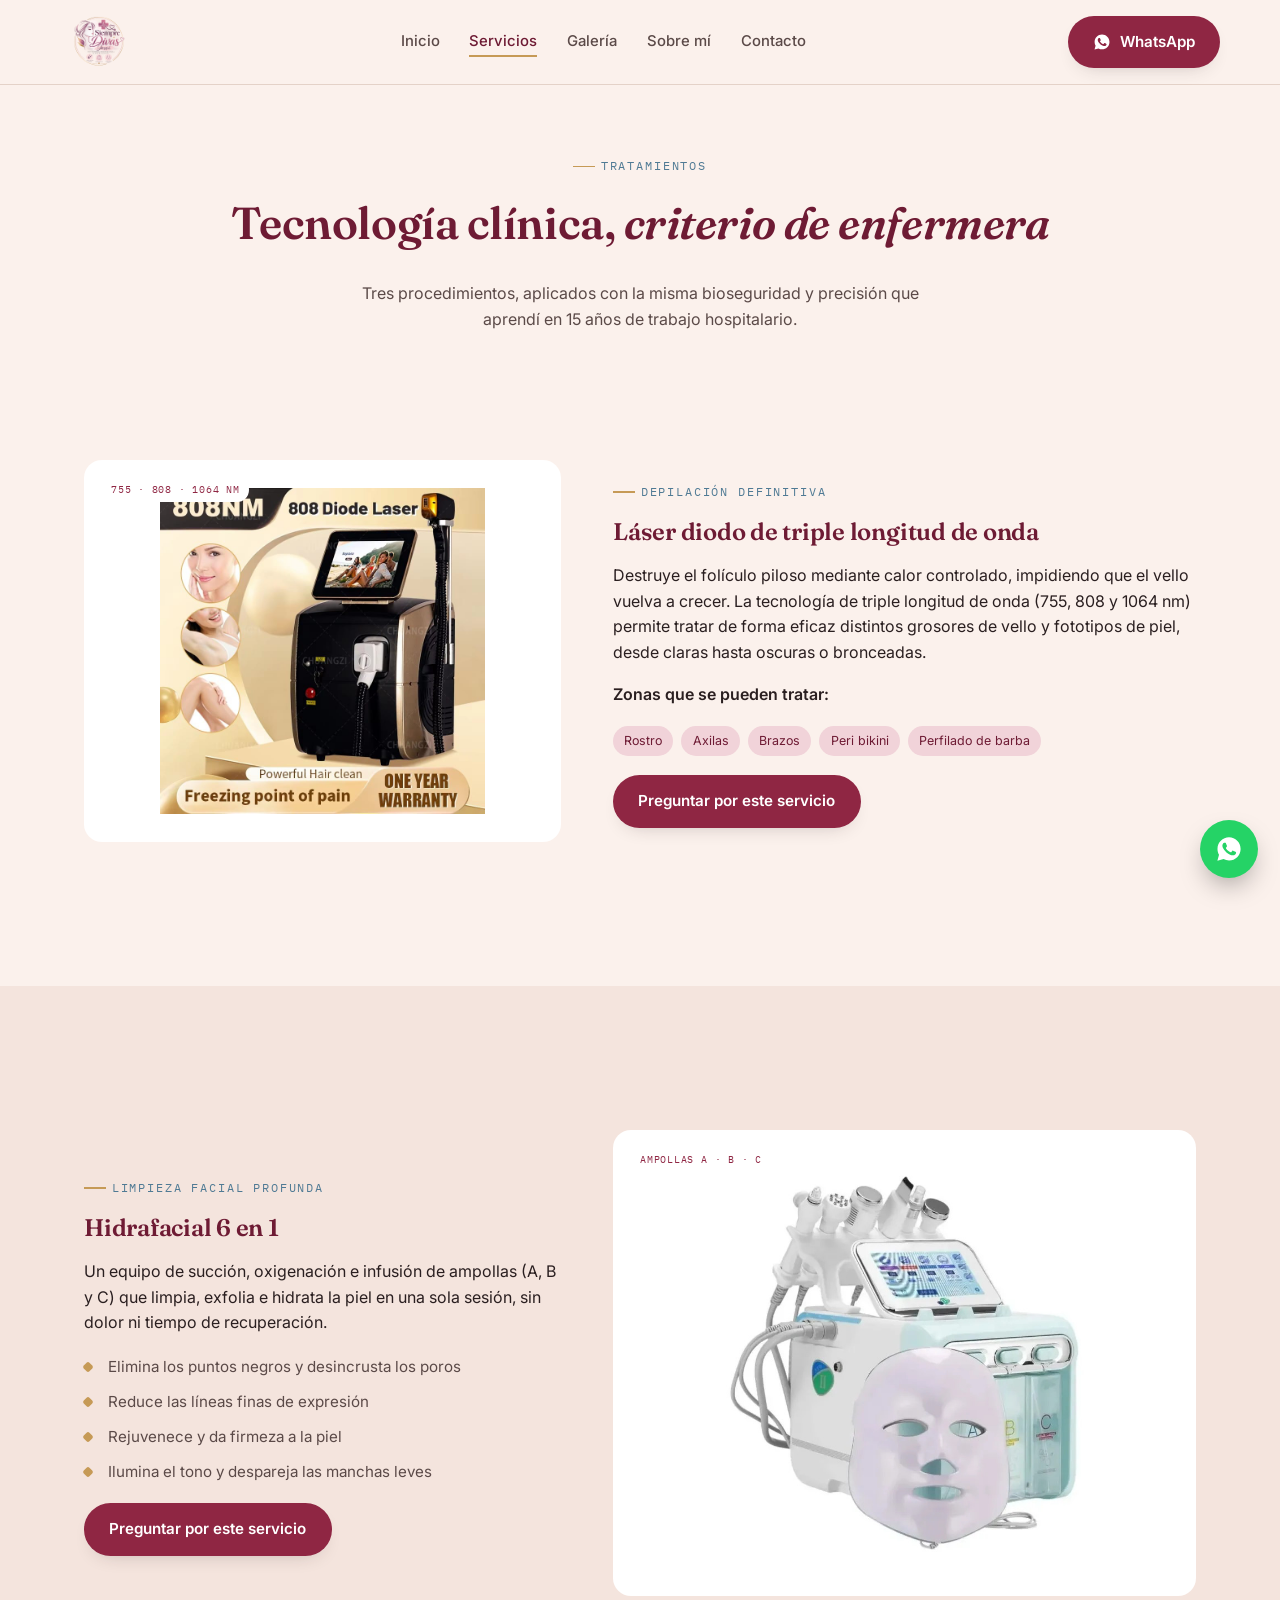
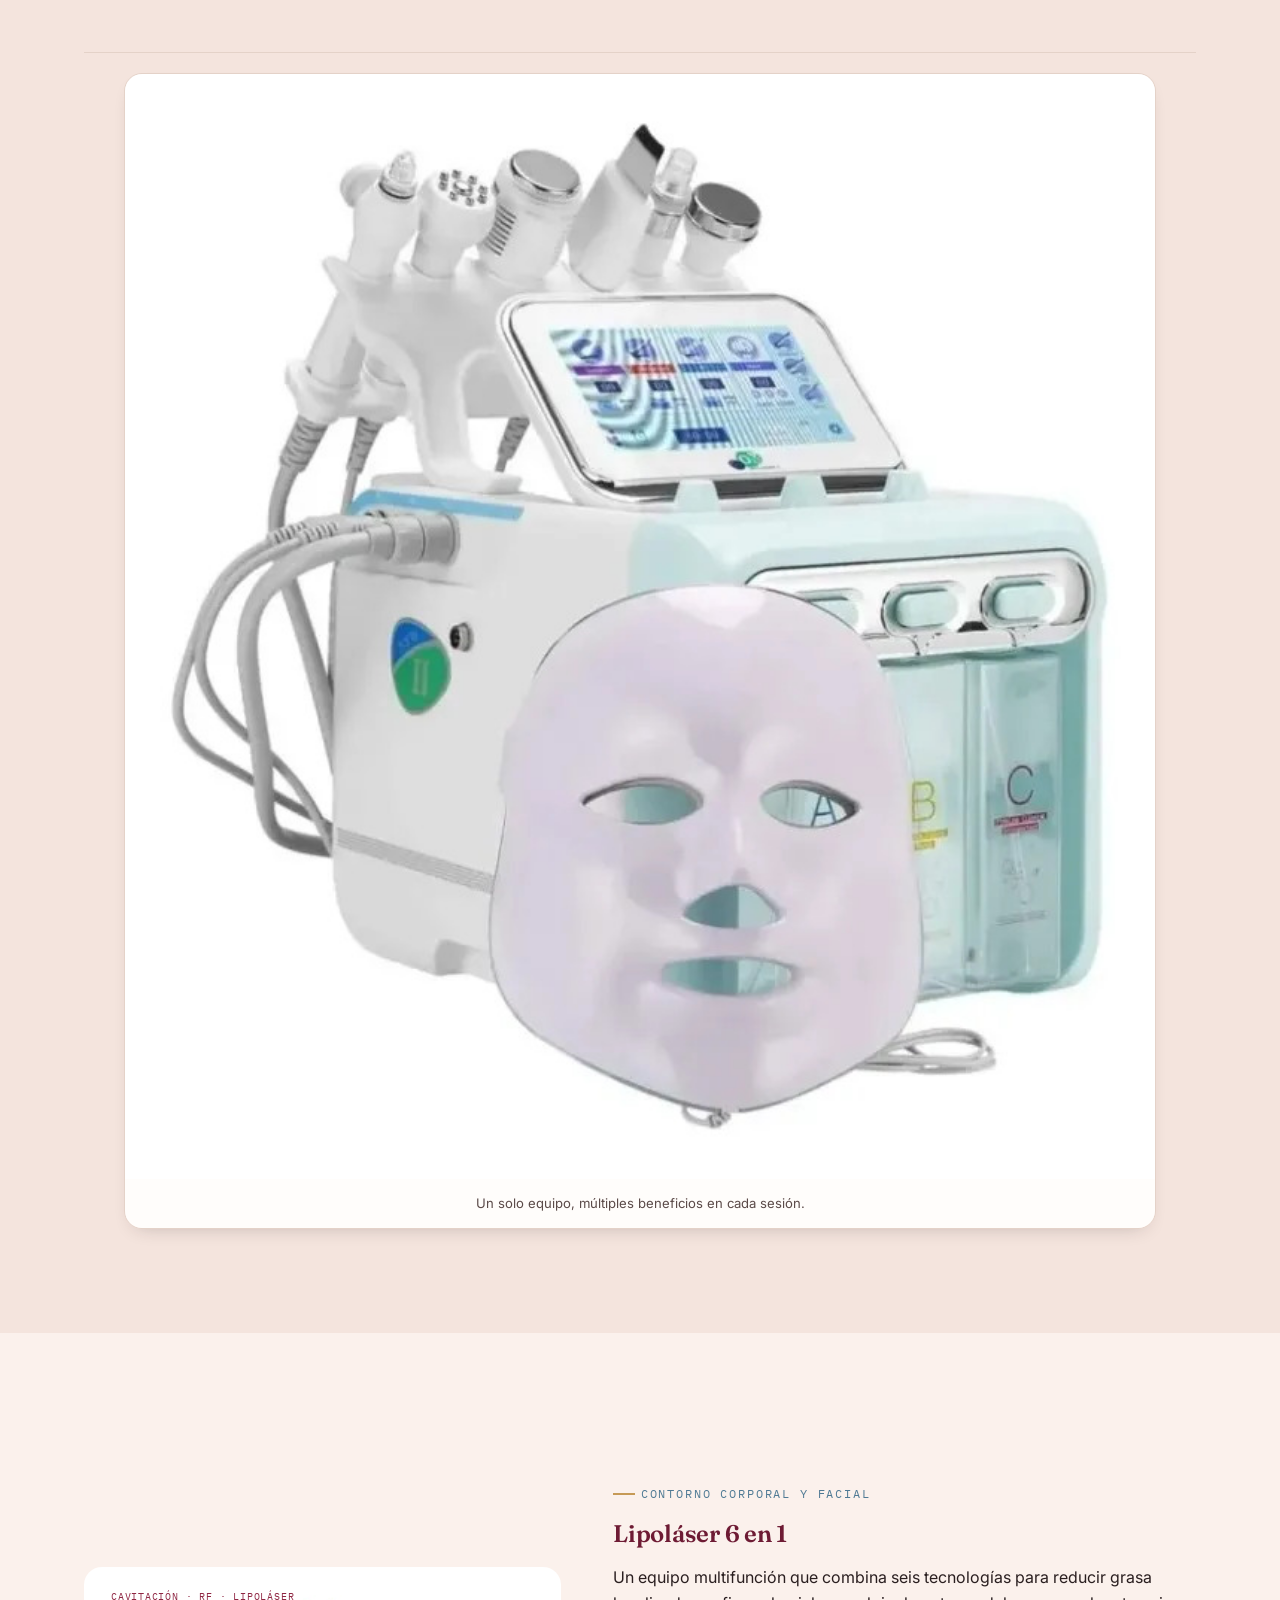
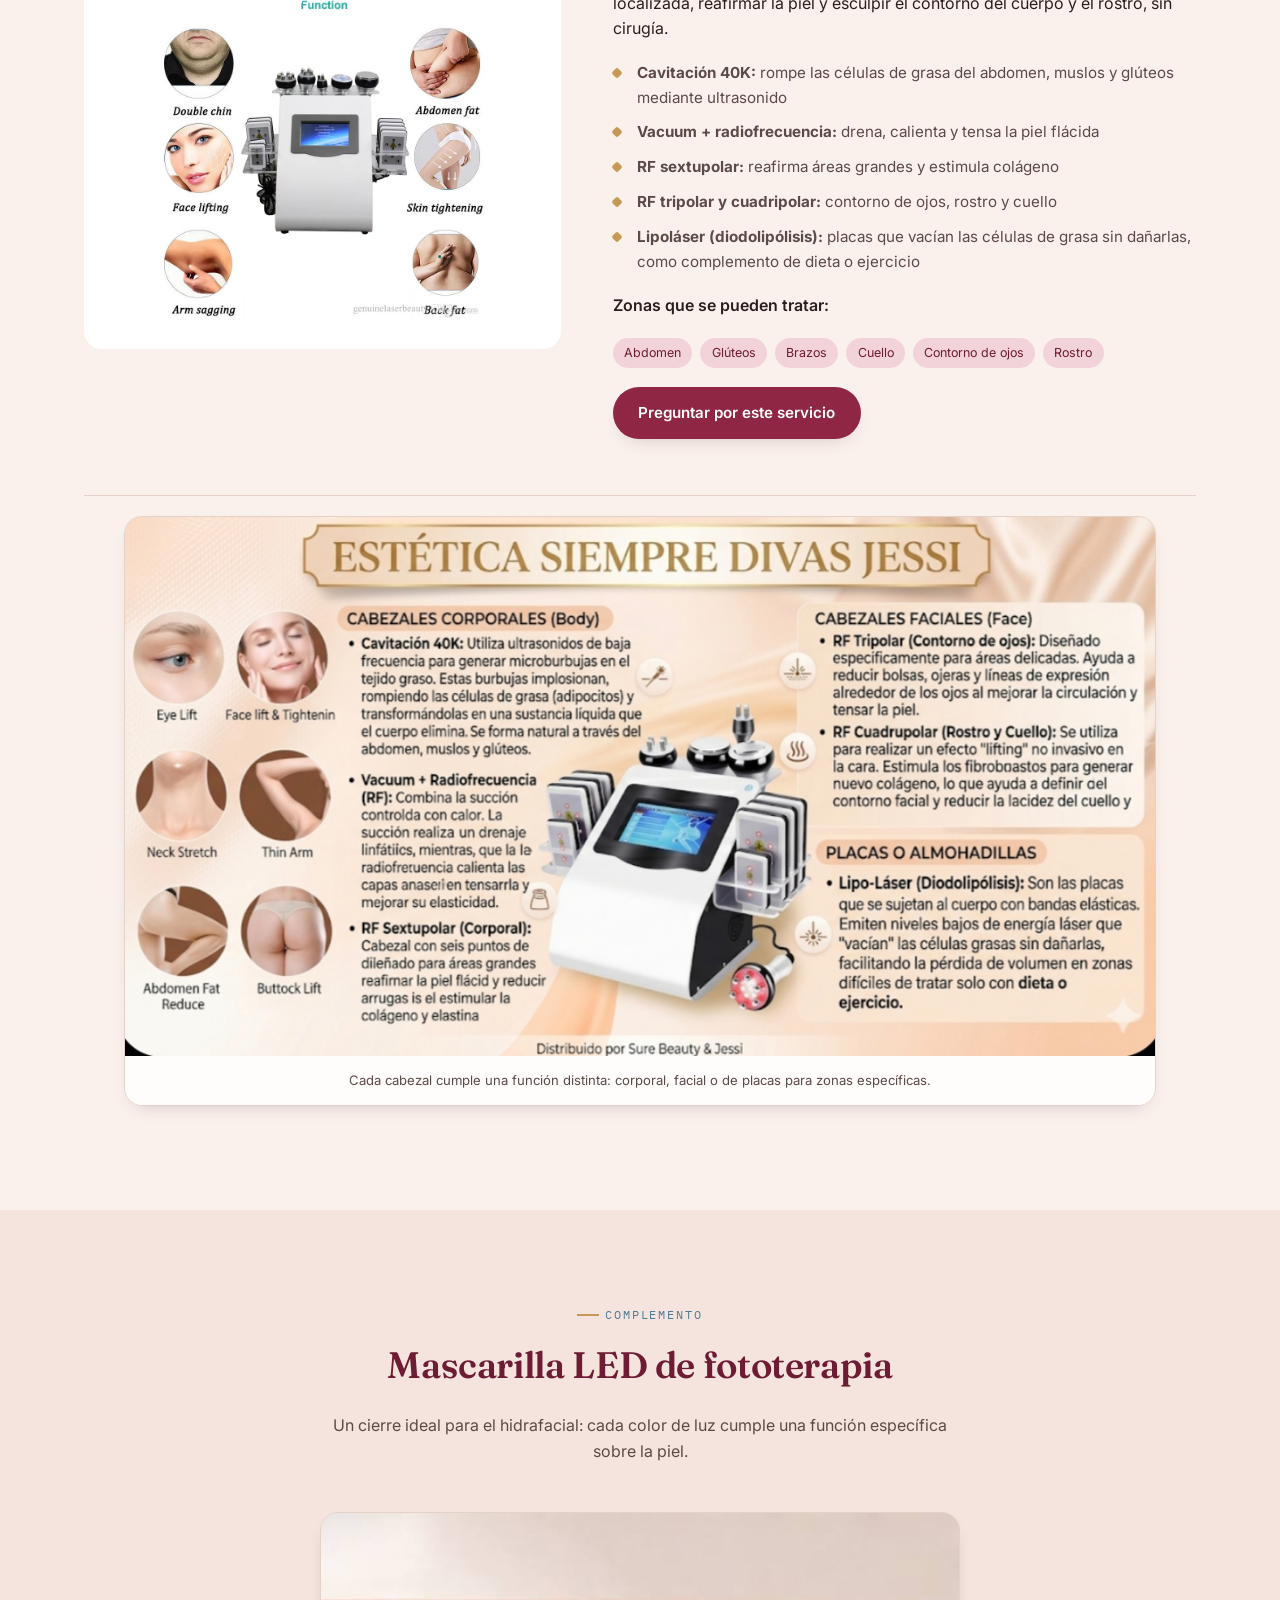
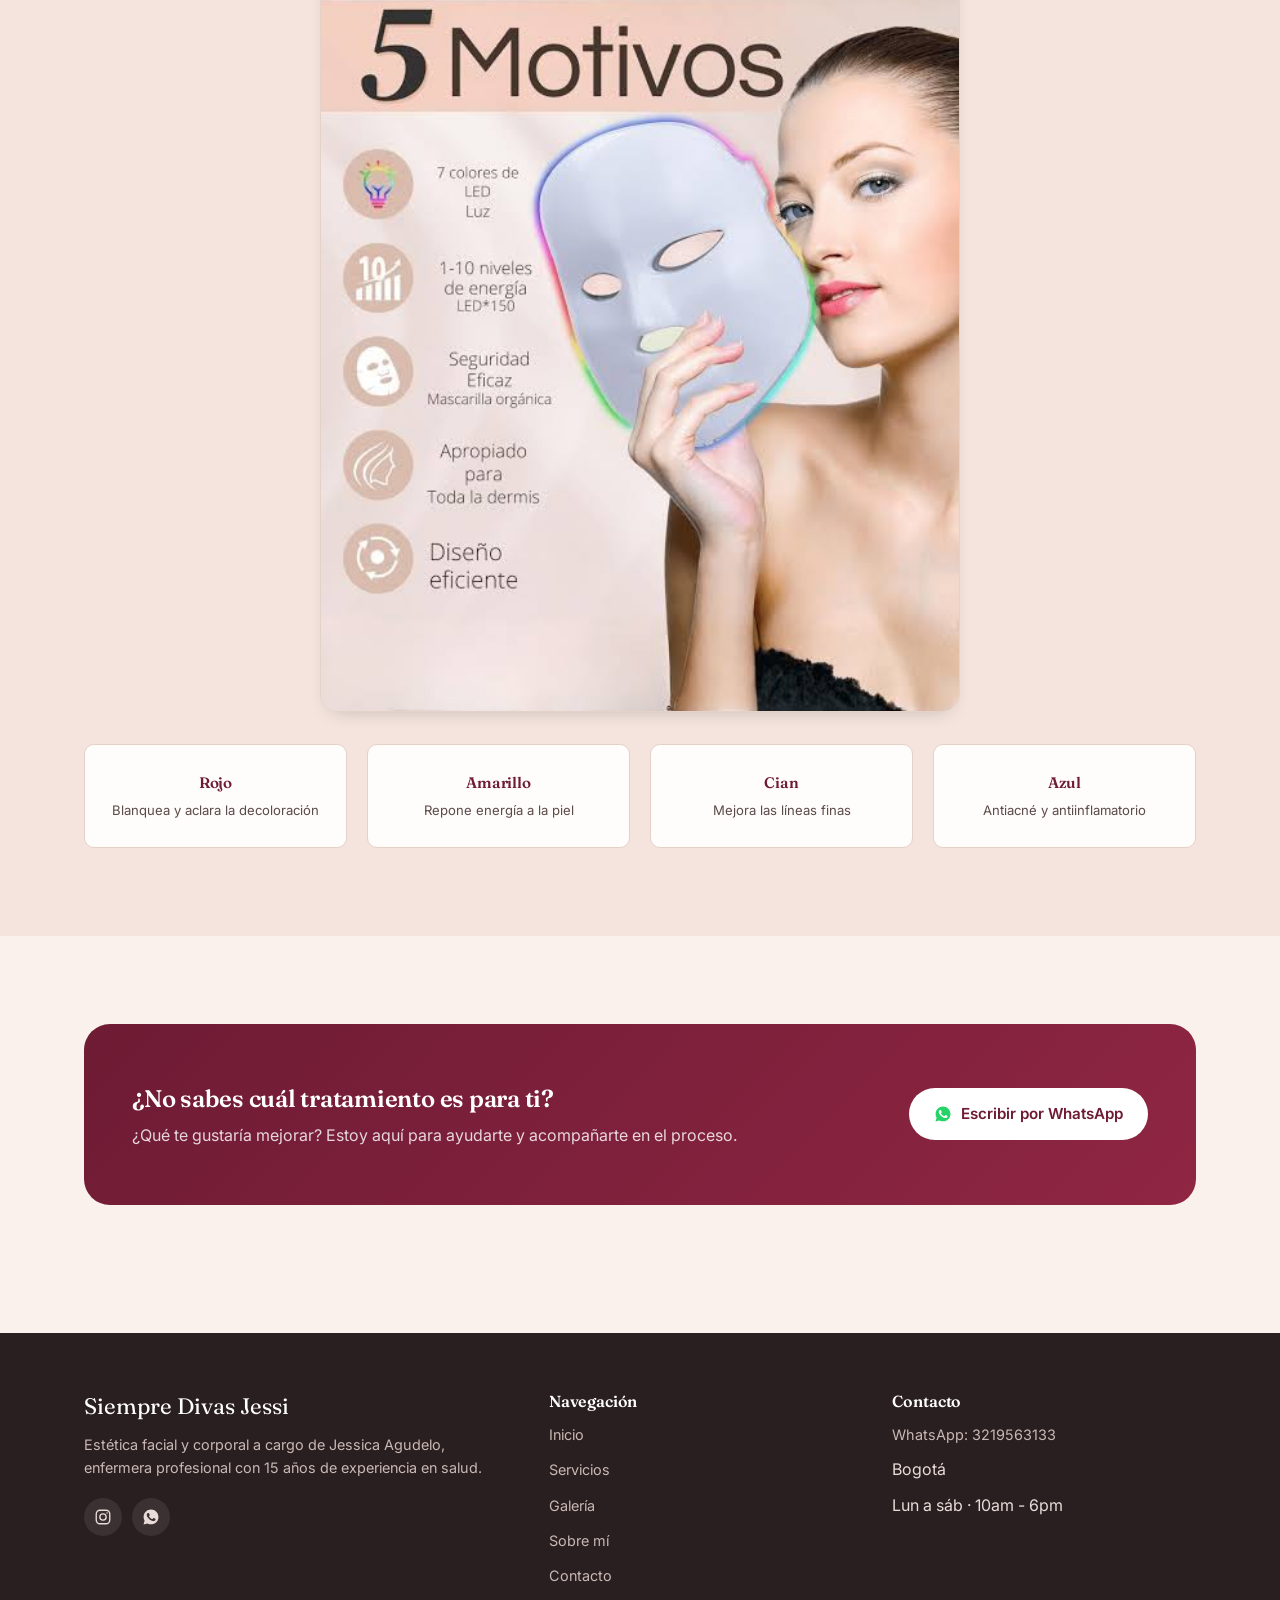
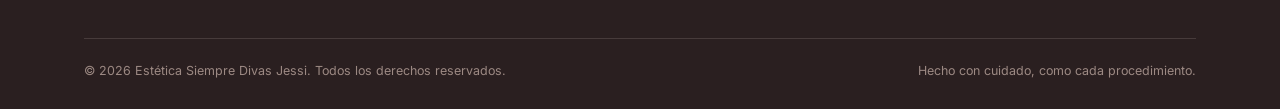
<file: servicios.html>
<!doctype html>
<html lang="es">
  <head>
    <meta charset="UTF-8" />
    <meta name="viewport" content="width=device-width, initial-scale=1.0" />
    <title>Servicios — Estética Siempre Divas Jessi</title>
    <meta
      name="description"
      content="Depilación láser diodo, hidrafacial 6 en 1 y lipoláser en Estética Siempre Divas Jessi. Conoce cada tratamiento y agenda por WhatsApp."
    />
    <link rel="preconnect" href="https://fonts.googleapis.com" />
    <link rel="preconnect" href="https://fonts.gstatic.com" crossorigin />
    <link
      href="https://fonts.googleapis.com/css2?family=Fraunces:ital,opsz,wght@0,9..144,500;0,9..144,600;1,9..144,500&family=Inter:wght@400;500;600;700&family=IBM+Plex+Mono:wght@500&display=swap"
      rel="stylesheet"
    />
    <link
      rel="icon"
      type="image/png"
      sizes="32x32"
      href="multimedia/favicon-32.png"
    />
    <link rel="apple-touch-icon" href="multimedia/favicon-512.png" />
    <link rel="stylesheet" href="style.css" />
  </head>
  <body>
    <!-- ============ HEADER ============ -->
    <header class="site-header">
      <nav class="nav container">
        <a href="index.html" class="brand">
          <img
            src="multimedia/logo.png"
            alt="Siempre Divas Jessi"
            class="brand-logo"
          />
        </a>
        <ul class="nav-links">
          <li><a href="index.html">Inicio</a></li>
          <li><a href="servicios.html" class="active">Servicios</a></li>
          <li><a href="galeria.html">Galería</a></li>
          <li><a href="sobre-mi.html">Sobre mí</a></li>
          <li><a href="contacto.html">Contacto</a></li>
        </ul>
        <div class="nav-cta">
          <a
            class="btn btn-primary"
            href="https://wa.me/573219563133?text=Hola%20Jessi%2C%20quiero%20agendar%20una%20cita"
            target="_blank"
            rel="noopener"
          >
            <svg viewBox="0 0 24 24" fill="currentColor">
              <path
                d="M12.04 2C6.58 2 2.13 6.45 2.13 11.91c0 1.75.46 3.45 1.32 4.95L2.05 22l5.25-1.38a9.9 9.9 0 0 0 4.74 1.21h.01c5.46 0 9.91-4.45 9.91-9.91C21.96 6.45 17.5 2 12.04 2Zm5.8 14.02c-.24.68-1.4 1.3-1.93 1.38-.5.08-1.12.11-1.8-.11-.42-.14-.96-.32-1.65-.62-2.9-1.25-4.8-4.16-4.94-4.36-.14-.2-1.18-1.57-1.18-3 0-1.42.75-2.12 1.02-2.41.27-.29.58-.36.78-.36.2 0 .39 0 .56.01.18.01.42-.07.65.5.24.58.82 2 .89 2.14.07.14.12.31.02.5-.1.2-.15.32-.3.5-.15.17-.31.39-.44.52-.15.15-.3.31-.13.6.17.29.76 1.25 1.63 2.02 1.12 1 2.06 1.31 2.35 1.46.29.15.46.13.63-.08.17-.2.72-.84.91-1.13.19-.29.38-.24.63-.14.26.1 1.65.78 1.93.92.29.15.48.22.55.34.07.13.07.72-.17 1.4Z"
              />
            </svg>
            <span>WhatsApp</span>
          </a>
          <button class="nav-toggle" aria-label="Abrir menú">
            <span></span><span></span><span></span>
          </button>
        </div>
      </nav>
    </header>

    <!-- ============ PAGE HERO ============ -->
    <section class="page-hero">
      <div class="container">
        <div class="eyebrow" style="justify-content: center">Tratamientos</div>
        <h1>Tecnología clínica, <em>criterio de enfermera</em></h1>
        <p>
          Tres procedimientos, aplicados con la misma bioseguridad y precisión
          que aprendí en 15 años de trabajo hospitalario.
        </p>
      </div>
    </section>

    <!-- ============ DEPILACIÓN LÁSER ============ -->
    <section id="depilacion" style="padding-top: 24px">
      <div class="container">
        <div class="service-detail reveal">
          <div class="service-visual has-photo">
            <span class="tag">755 · 808 · 1064 nm</span>
            <img
              src="multimedia/maquina-laser.jpg"
              alt="Máquina de depilación láser diodo usada en Siempre Divas Jessi"
              onerror="
                this.style.display = 'none';
                this.nextElementSibling.style.display = 'flex';
              "
            />
            <svg
              style="display: none"
              viewBox="0 0 24 24"
              fill="none"
              stroke="currentColor"
              stroke-width="1.4"
            >
              <path d="M4 12h5M4 12l2-2M4 12l2 2" />
              <path d="M9 12h11" />
              <circle
                cx="20"
                cy="12"
                r="1.4"
                fill="currentColor"
                stroke="none"
              />
            </svg>
          </div>
          <div class="service-copy">
            <div class="eyebrow">Depilación definitiva</div>
            <h2>Láser diodo de triple longitud de onda</h2>
            <p>
              Destruye el folículo piloso mediante calor controlado, impidiendo
              que el vello vuelva a crecer. La tecnología de triple longitud de
              onda (755, 808 y 1064 nm) permite tratar de forma eficaz distintos
              grosores de vello y fototipos de piel, desde claras hasta oscuras
              o bronceadas.
            </p>
            <p
              style="margin-bottom: 0.6em; font-weight: 600; color: var(--ink)"
            >
              Zonas que se pueden tratar:
            </p>
            <div class="zone-tags">
              <span>Rostro</span>
              <span>Axilas</span>
              <span>Brazos</span>
              <span>Peri bikini</span>
              <span>Perfilado de barba</span>
            </div>
            <a
              class="btn btn-primary"
              href="https://wa.me/573219563133?text=Hola%20Jessi%2C%20quiero%20informaci%C3%B3n%20sobre%20depilaci%C3%B3n%20l%C3%A1ser"
              target="_blank"
              rel="noopener"
              >Preguntar por este servicio</a
            >
          </div>
        </div>
      </div>
    </section>

    <!-- ============ HIDRAFACIAL ============ -->
    <section id="hidrafacial" class="alt-bg">
      <div class="container">
        <div class="service-detail reveal">
          <div class="service-copy">
            <div class="eyebrow">Limpieza facial profunda</div>
            <h2>Hidrafacial 6 en 1</h2>
            <p>
              Un equipo de succión, oxigenación e infusión de ampollas (A, B y
              C) que limpia, exfolia e hidrata la piel en una sola sesión, sin
              dolor ni tiempo de recuperación.
            </p>
            <ul>
              <li>Elimina los puntos negros y desincrusta los poros</li>
              <li>Reduce las líneas finas de expresión</li>
              <li>Rejuvenece y da firmeza a la piel</li>
              <li>Ilumina el tono y despareja las manchas leves</li>
            </ul>
            <a
              class="btn btn-primary"
              href="https://wa.me/573219563133?text=Hola%20Jessi%2C%20quiero%20informaci%C3%B3n%20sobre%20hidrafacial"
              target="_blank"
              rel="noopener"
              >Preguntar por este servicio</a
            >
          </div>
          <div class="service-visual has-photo">
            <span class="tag">Ampollas A · B · C</span>
            <img
              src="multimedia/maquina-hidrafacial.jpg"
              alt="Máquina de hidrafacial 6 en 1 usada en Siempre Divas Jessi"
              onerror="
                this.style.display = 'none';
                this.nextElementSibling.style.display = 'flex';
              "
            />
            <svg
              style="display: none"
              viewBox="0 0 24 24"
              fill="none"
              stroke="currentColor"
              stroke-width="1.4"
            >
              <path d="M12 3s6 6.5 6 11a6 6 0 1 1-12 0c0-4.5 6-11 6-11Z" />
            </svg>
          </div>
        </div>
        <figure class="info-figure reveal">
          <img
            src="multimedia/maquina-hidrafacial.jpg"
            alt="Beneficios del hidrafacial 6 en 1: elimina puntos negros, reduce poros, líneas finas e ilumina el tono de la piel"
          />
          <figcaption>
            Un solo equipo, múltiples beneficios en cada sesión.
          </figcaption>
        </figure>
      </div>
    </section>

    <!-- ============ LIPOLÁSER ============ -->
    <section id="lipolaser">
      <div class="container">
        <div class="service-detail reveal">
          <div class="service-visual has-photo">
            <span class="tag">Cavitación · RF · Lipoláser</span>
            <img
              src="multimedia/maquina-lipolaser.jpg"
              alt="Máquina de lipoláser 6 en 1 usada en Siempre Divas Jessi"
              onerror="
                this.style.display = 'none';
                this.nextElementSibling.style.display = 'flex';
              "
            />
            <svg
              style="display: none"
              viewBox="0 0 24 24"
              fill="none"
              stroke="currentColor"
              stroke-width="1.4"
            >
              <path
                d="M12 21c4-2 7-5.2 7-9.5A7 7 0 0 0 12 4a7 7 0 0 0-7 7.5C5 15.8 8 19 12 21Z"
              />
            </svg>
          </div>
          <div class="service-copy">
            <div class="eyebrow">Contorno corporal y facial</div>
            <h2>Lipoláser 6 en 1</h2>
            <p>
              Un equipo multifunción que combina seis tecnologías para reducir
              grasa localizada, reafirmar la piel y esculpir el contorno del
              cuerpo y el rostro, sin cirugía.
            </p>
            <ul>
              <li>
                <strong>Cavitación 40K:</strong> rompe las células de grasa del
                abdomen, muslos y glúteos mediante ultrasonido
              </li>
              <li>
                <strong>Vacuum + radiofrecuencia:</strong> drena, calienta y
                tensa la piel flácida
              </li>
              <li>
                <strong>RF sextupolar:</strong> reafirma áreas grandes y
                estimula colágeno
              </li>
              <li>
                <strong>RF tripolar y cuadripolar:</strong> contorno de ojos,
                rostro y cuello
              </li>
              <li>
                <strong>Lipoláser (diodolipólisis):</strong> placas que vacían
                las células de grasa sin dañarlas, como complemento de dieta o
                ejercicio
              </li>
            </ul>
            <p
              style="margin-bottom: 0.6em; font-weight: 600; color: var(--ink)"
            >
              Zonas que se pueden tratar:
            </p>
            <div class="zone-tags">
              <span>Abdomen</span>
              <span>Glúteos</span>
              <span>Brazos</span>
              <span>Cuello</span>
              <span>Contorno de ojos</span>
              <span>Rostro</span>
            </div>
            <a
              class="btn btn-primary"
              href="https://wa.me/573219563133?text=Hola%20Jessi%2C%20quiero%20informaci%C3%B3n%20sobre%20lipol%C3%A1ser"
              target="_blank"
              rel="noopener"
              >Preguntar por este servicio</a
            >
          </div>
        </div>
        <figure class="info-figure reveal">
          <img
            src="multimedia/cabezales_lipolaser.jpg"
            alt="Cabezales corporales y faciales del equipo de lipoláser 6 en 1: cavitación, radiofrecuencia y placas de lipoláser"
          />
          <figcaption>
            Cada cabezal cumple una función distinta: corporal, facial o de
            placas para zonas específicas.
          </figcaption>
        </figure>
      </div>
    </section>

    <!-- ============ MASCARILLA LED (COMPLEMENTO) ============ -->
    <section class="alt-bg">
      <div class="container">
        <div class="section-head center reveal">
          <div class="eyebrow" style="justify-content: center">Complemento</div>
          <h2>Mascarilla LED de fototerapia</h2>
          <p>
            Un cierre ideal para el hidrafacial: cada color de luz cumple una
            función específica sobre la piel.
          </p>
        </div>
        <figure
          class="info-figure reveal"
          style="max-width: 640px; margin-left: auto; margin-right: auto"
        >
          <img
            src="multimedia/mascarilla_led.jpg"
            alt="Mascarilla LED de fototerapia y función de cada color de luz sobre la piel"
          />
        </figure>
        <div class="values-grid reveal" style="margin-top: 32px">
          <div class="value-card">
            <h4>Rojo</h4>
            <p>Blanquea y aclara la decoloración</p>
          </div>
          <div class="value-card">
            <h4>Amarillo</h4>
            <p>Repone energía a la piel</p>
          </div>
          <div class="value-card">
            <h4>Cian</h4>
            <p>Mejora las líneas finas</p>
          </div>
          <div class="value-card">
            <h4>Azul</h4>
            <p>Antiacné y antiinflamatorio</p>
          </div>
        </div>
      </div>
    </section>

    <!-- ============ CTA FINAL ============ -->
    <section>
      <div class="container">
        <div class="cta-band reveal">
          <div>
            <h2>¿No sabes cuál tratamiento es para ti?</h2>
            <p>
              ¿Qué te gustaría mejorar? Estoy aquí para ayudarte y acompañarte
              en el proceso.
            </p>
          </div>
          <a
            class="btn btn-light"
            href="https://wa.me/573219563133?text=Hola%20Jessi%2C%20no%20s%C3%A9%20qu%C3%A9%20tratamiento%20necesito%2C%20%C2%BFme%20puedes%20orientar%3F"
            target="_blank"
            rel="noopener"
          >
            <svg viewBox="0 0 24 24" fill="currentColor" style="color: #25d366">
              <path
                d="M12.04 2C6.58 2 2.13 6.45 2.13 11.91c0 1.75.46 3.45 1.32 4.95L2.05 22l5.25-1.38a9.9 9.9 0 0 0 4.74 1.21h.01c5.46 0 9.91-4.45 9.91-9.91C21.96 6.45 17.5 2 12.04 2Zm5.8 14.02c-.24.68-1.4 1.3-1.93 1.38-.5.08-1.12.11-1.8-.11-.42-.14-.96-.32-1.65-.62-2.9-1.25-4.8-4.16-4.94-4.36-.14-.2-1.18-1.57-1.18-3 0-1.42.75-2.12 1.02-2.41.27-.29.58-.36.78-.36.2 0 .39 0 .56.01.18.01.42-.07.65.5.24.58.82 2 .89 2.14.07.14.12.31.02.5-.1.2-.15.32-.3.5-.15.17-.31.39-.44.52-.15.15-.3.31-.13.6.17.29.76 1.25 1.63 2.02 1.12 1 2.06 1.31 2.35 1.46.29.15.46.13.63-.08.17-.2.72-.84.91-1.13.19-.29.38-.24.63-.14.26.1 1.65.78 1.93.92.29.15.48.22.55.34.07.13.07.72-.17 1.4Z"
              />
            </svg>
            Escribir por WhatsApp
          </a>
        </div>
      </div>
    </section>

    <!-- ============ FOOTER ============ -->
    <footer class="site-footer">
      <div class="container">
        <div class="footer-grid">
          <div>
            <div class="footer-brand">Siempre Divas Jessi</div>
            <p>
              Estética facial y corporal a cargo de Jessica Agudelo, enfermera
              profesional con 15 años de experiencia en salud.
            </p>
            <div class="footer-social">
              <a
                href="https://www.instagram.com/jessicaagudelo23/"
                target="_blank"
                rel="noopener"
                aria-label="Instagram"
              >
                <svg
                  viewBox="0 0 24 24"
                  fill="none"
                  stroke="currentColor"
                  stroke-width="1.8"
                >
                  <rect x="3" y="3" width="18" height="18" rx="5" />
                  <circle cx="12" cy="12" r="4.2" />
                  <circle
                    cx="17.4"
                    cy="6.6"
                    r="1"
                    fill="currentColor"
                    stroke="none"
                  />
                </svg>
              </a>
              <a
                href="https://wa.me/573219563133"
                target="_blank"
                rel="noopener"
                aria-label="WhatsApp"
              >
                <svg viewBox="0 0 24 24" fill="currentColor">
                  <path
                    d="M12.04 2C6.58 2 2.13 6.45 2.13 11.91c0 1.75.46 3.45 1.32 4.95L2.05 22l5.25-1.38a9.9 9.9 0 0 0 4.74 1.21h.01c5.46 0 9.91-4.45 9.91-9.91C21.96 6.45 17.5 2 12.04 2Zm5.8 14.02c-.24.68-1.4 1.3-1.93 1.38-.5.08-1.12.11-1.8-.11-.42-.14-.96-.32-1.65-.62-2.9-1.25-4.8-4.16-4.94-4.36-.14-.2-1.18-1.57-1.18-3 0-1.42.75-2.12 1.02-2.41.27-.29.58-.36.78-.36.2 0 .39 0 .56.01.18.01.42-.07.65.5.24.58.82 2 .89 2.14.07.14.12.31.02.5-.1.2-.15.32-.3.5-.15.17-.31.39-.44.52-.15.15-.3.31-.13.6.17.29.76 1.25 1.63 2.02 1.12 1 2.06 1.31 2.35 1.46.29.15.46.13.63-.08.17-.2.72-.84.91-1.13.19-.29.38-.24.63-.14.26.1 1.65.78 1.93.92.29.15.48.22.55.34.07.13.07.72-.17 1.4Z"
                  />
                </svg>
              </a>
            </div>
          </div>
          <div>
            <h4>Navegación</h4>
            <ul>
              <li><a href="index.html">Inicio</a></li>
              <li><a href="servicios.html">Servicios</a></li>
              <li><a href="galeria.html">Galería</a></li>
              <li><a href="sobre-mi.html">Sobre mí</a></li>
              <li><a href="contacto.html">Contacto</a></li>
            </ul>
          </div>
          <div>
            <h4>Contacto</h4>
            <ul>
              <li>
                <a
                  href="https://wa.me/573219563133"
                  target="_blank"
                  rel="noopener"
                  >WhatsApp: 3219563133</a
                >
              </li>
              <li>Bogotá</li>
              <li>Lun a sáb · 10am - 6pm</li>
            </ul>
          </div>
        </div>
        <div class="footer-bottom">
          <span
            >© 2026 Estética Siempre Divas Jessi. Todos los derechos
            reservados.</span
          >
          <span>Hecho con cuidado, como cada procedimiento.</span>
        </div>
      </div>
    </footer>

    <a
      class="wa-float"
      href="https://wa.me/573219563133?text=Hola%20Jessi%2C%20quiero%20agendar%20una%20cita"
      target="_blank"
      rel="noopener"
      aria-label="Escribir por WhatsApp"
    >
      <svg viewBox="0 0 24 24" fill="currentColor">
        <path
          d="M12.04 2C6.58 2 2.13 6.45 2.13 11.91c0 1.75.46 3.45 1.32 4.95L2.05 22l5.25-1.38a9.9 9.9 0 0 0 4.74 1.21h.01c5.46 0 9.91-4.45 9.91-9.91C21.96 6.45 17.5 2 12.04 2Zm5.8 14.02c-.24.68-1.4 1.3-1.93 1.38-.5.08-1.12.11-1.8-.11-.42-.14-.96-.32-1.65-.62-2.9-1.25-4.8-4.16-4.94-4.36-.14-.2-1.18-1.57-1.18-3 0-1.42.75-2.12 1.02-2.41.27-.29.58-.36.78-.36.2 0 .39 0 .56.01.18.01.42-.07.65.5.24.58.82 2 .89 2.14.07.14.12.31.02.5-.1.2-.15.32-.3.5-.15.17-.31.39-.44.52-.15.15-.3.31-.13.6.17.29.76 1.25 1.63 2.02 1.12 1 2.06 1.31 2.35 1.46.29.15.46.13.63-.08.17-.2.72-.84.91-1.13.19-.29.38-.24.63-.14.26.1 1.65.78 1.93.92.29.15.48.22.55.34.07.13.07.72-.17 1.4Z"
        />
      </svg>
    </a>

    <script src="main.js"></script>
  </body>
</html>
</file>
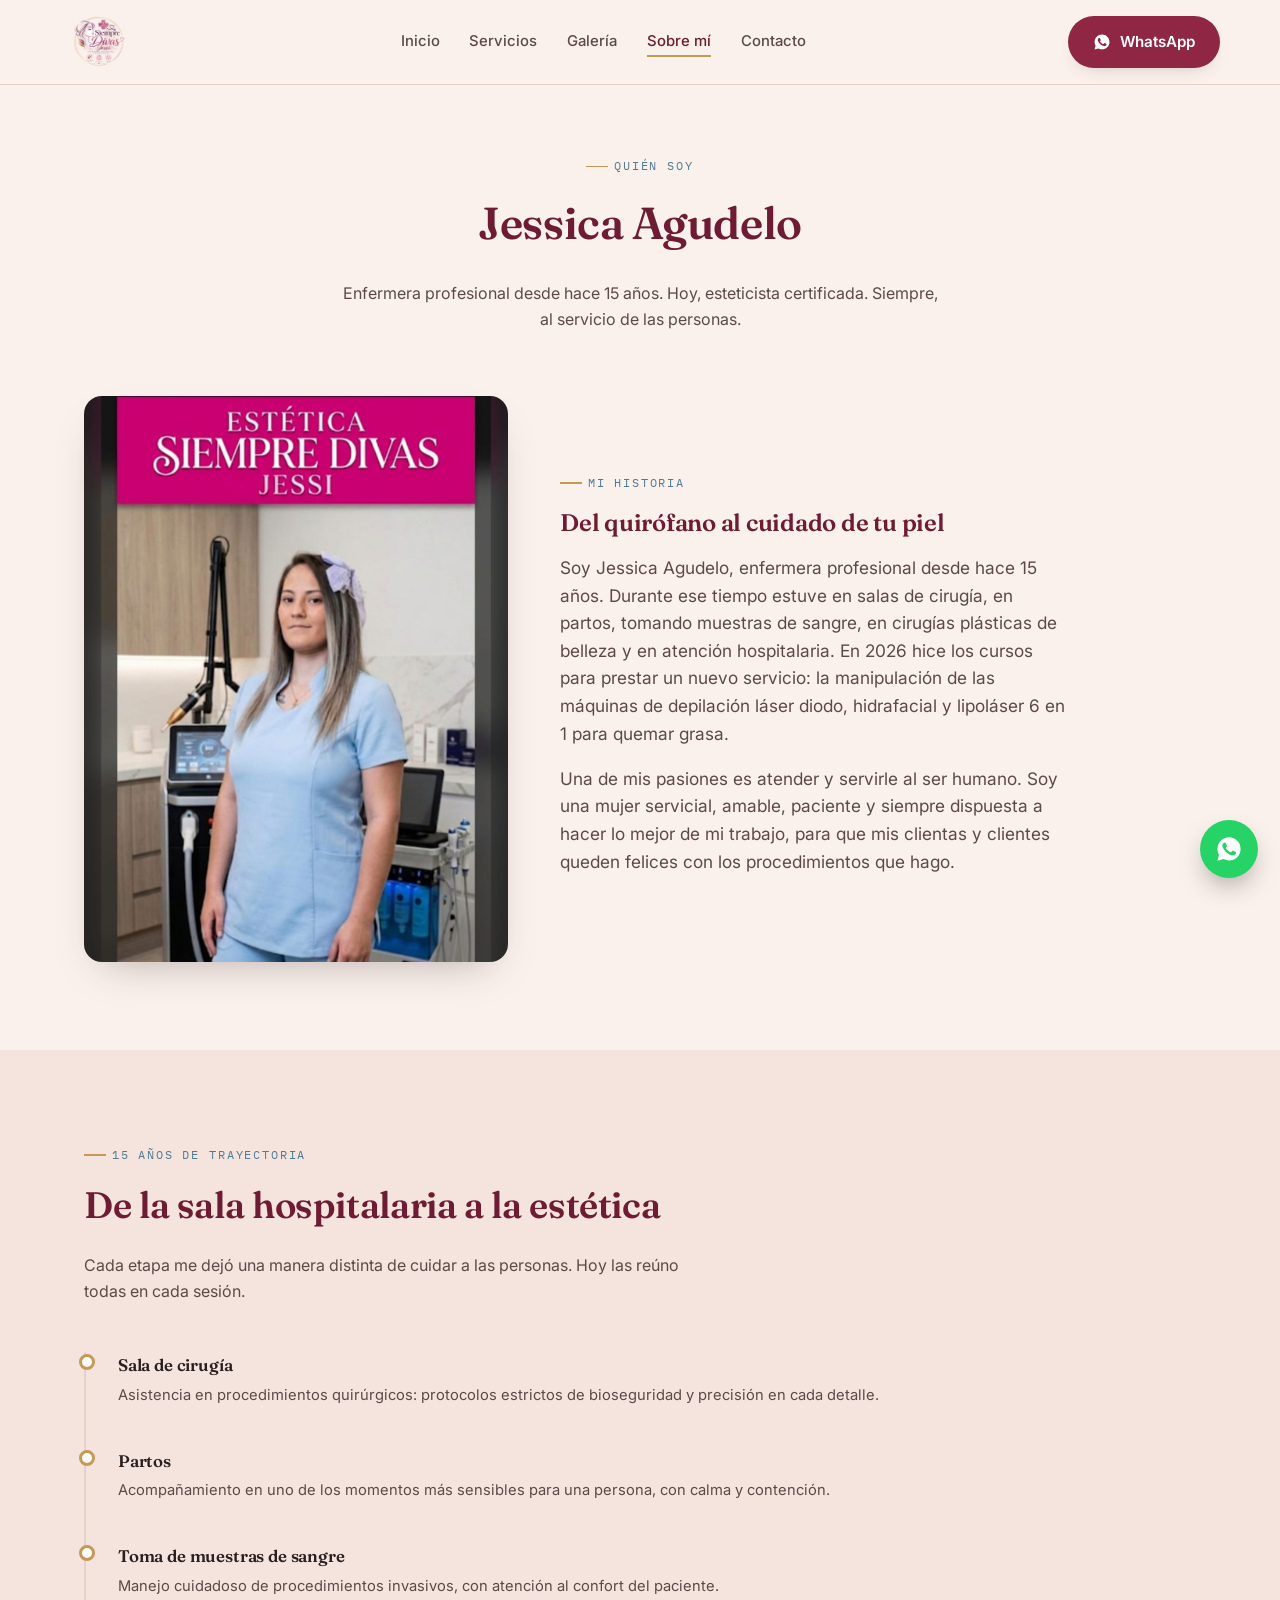
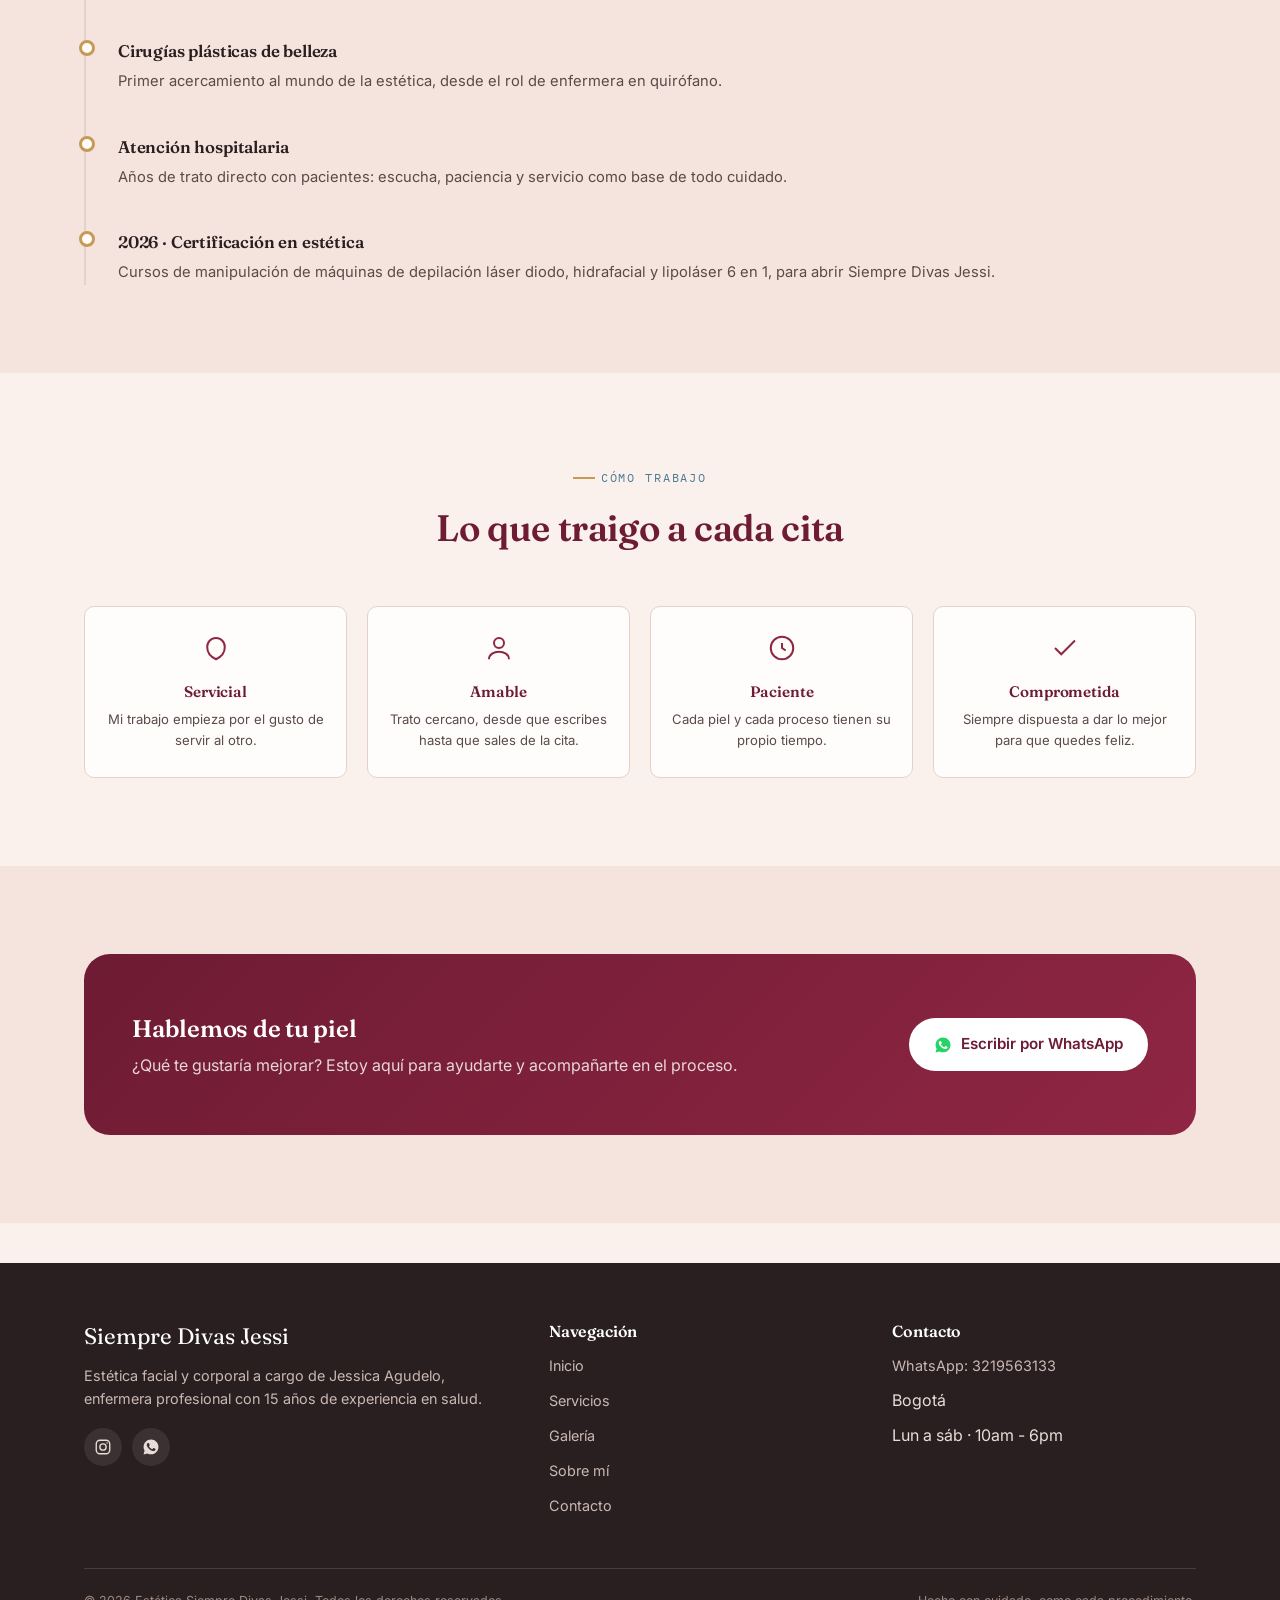
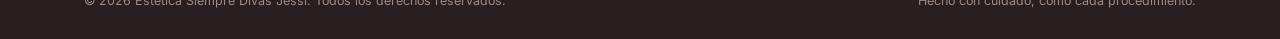
<file: sobre-mi.html>
<!doctype html>
<html lang="es">
  <head>
    <meta charset="UTF-8" />
    <meta name="viewport" content="width=device-width, initial-scale=1.0" />
    <title>Sobre mí — Estética Siempre Divas Jessi</title>
    <meta
      name="description"
      content="Conoce a Jessica Agudelo: enfermera profesional con 15 años de experiencia hospitalaria, hoy certificada en depilación láser, hidrafacial y lipoláser."
    />
    <link rel="preconnect" href="https://fonts.googleapis.com" />
    <link rel="preconnect" href="https://fonts.gstatic.com" crossorigin />
    <link
      href="https://fonts.googleapis.com/css2?family=Fraunces:ital,opsz,wght@0,9..144,500;0,9..144,600;1,9..144,500&family=Inter:wght@400;500;600;700&family=IBM+Plex+Mono:wght@500&display=swap"
      rel="stylesheet"
    />
    <link
      rel="icon"
      type="image/png"
      sizes="32x32"
      href="multimedia/favicon-32.png"
    />
    <link rel="apple-touch-icon" href="multimedia/favicon-512.png" />
    <link rel="stylesheet" href="style.css" />
  </head>
  <body>
    <!-- ============ HEADER ============ -->
    <header class="site-header">
      <nav class="nav container">
        <a href="index.html" class="brand">
          <img
            src="multimedia/logo.png"
            alt="Siempre Divas Jessi"
            class="brand-logo"
          />
        </a>
        <ul class="nav-links">
          <li><a href="index.html">Inicio</a></li>
          <li><a href="servicios.html">Servicios</a></li>
          <li><a href="galeria.html">Galería</a></li>
          <li><a href="sobre-mi.html" class="active">Sobre mí</a></li>
          <li><a href="contacto.html">Contacto</a></li>
        </ul>
        <div class="nav-cta">
          <a
            class="btn btn-primary"
            href="https://wa.me/573219563133?text=Hola%20Jessi%2C%20quiero%20agendar%20una%20cita"
            target="_blank"
            rel="noopener"
          >
            <svg viewBox="0 0 24 24" fill="currentColor">
              <path
                d="M12.04 2C6.58 2 2.13 6.45 2.13 11.91c0 1.75.46 3.45 1.32 4.95L2.05 22l5.25-1.38a9.9 9.9 0 0 0 4.74 1.21h.01c5.46 0 9.91-4.45 9.91-9.91C21.96 6.45 17.5 2 12.04 2Zm5.8 14.02c-.24.68-1.4 1.3-1.93 1.38-.5.08-1.12.11-1.8-.11-.42-.14-.96-.32-1.65-.62-2.9-1.25-4.8-4.16-4.94-4.36-.14-.2-1.18-1.57-1.18-3 0-1.42.75-2.12 1.02-2.41.27-.29.58-.36.78-.36.2 0 .39 0 .56.01.18.01.42-.07.65.5.24.58.82 2 .89 2.14.07.14.12.31.02.5-.1.2-.15.32-.3.5-.15.17-.31.39-.44.52-.15.15-.3.31-.13.6.17.29.76 1.25 1.63 2.02 1.12 1 2.06 1.31 2.35 1.46.29.15.46.13.63-.08.17-.2.72-.84.91-1.13.19-.29.38-.24.63-.14.26.1 1.65.78 1.93.92.29.15.48.22.55.34.07.13.07.72-.17 1.4Z"
              />
            </svg>
            <span>WhatsApp</span>
          </a>
          <button class="nav-toggle" aria-label="Abrir menú">
            <span></span><span></span><span></span>
          </button>
        </div>
      </nav>
    </header>

    <!-- ============ PAGE HERO ============ -->
    <section class="page-hero">
      <div class="container">
        <div class="eyebrow" style="justify-content: center">Quién soy</div>
        <h1>Jessica Agudelo</h1>
        <p>
          Enfermera profesional desde hace 15 años. Hoy, esteticista
          certificada. Siempre, al servicio de las personas.
        </p>
      </div>
    </section>

    <!-- ============ RETRATO + PRESENTACIÓN ============ -->
    <section style="padding-top: 16px">
      <div class="container about-portrait">
        <div class="reveal" style="position: relative">
          <div class="hero-photo">
            <img
              src="multimedia/jessica-perfil.jpg"
              alt="Jessica Agudelo, enfermera profesional y esteticista"
            />
          </div>
        </div>
        <div class="reveal">
          <div class="eyebrow">Mi historia</div>
          <h2>Del quirófano al cuidado de tu piel</h2>
          <p class="hero-sub">
            Soy Jessica Agudelo, enfermera profesional desde hace 15 años.
            Durante ese tiempo estuve en salas de cirugía, en partos, tomando
            muestras de sangre, en cirugías plásticas de belleza y en atención
            hospitalaria. En 2026 hice los cursos para prestar un nuevo
            servicio: la manipulación de las máquinas de depilación láser diodo,
            hidrafacial y lipoláser 6 en 1 para quemar grasa.
          </p>
          <p class="hero-sub">
            Una de mis pasiones es atender y servirle al ser humano. Soy una
            mujer servicial, amable, paciente y siempre dispuesta a hacer lo
            mejor de mi trabajo, para que mis clientas y clientes queden felices
            con los procedimientos que hago.
          </p>
        </div>
      </div>
    </section>

    <!-- ============ TRAYECTORIA (TIMELINE) ============ -->
    <section class="alt-bg">
      <div class="container">
        <div class="section-head reveal">
          <div class="eyebrow">15 años de trayectoria</div>
          <h2>De la sala hospitalaria a la estética</h2>
          <p>
            Cada etapa me dejó una manera distinta de cuidar a las personas. Hoy
            las reúno todas en cada sesión.
          </p>
        </div>
        <div class="timeline reveal">
          <div class="timeline-item">
            <h4>Sala de cirugía</h4>
            <p>
              Asistencia en procedimientos quirúrgicos: protocolos estrictos de
              bioseguridad y precisión en cada detalle.
            </p>
          </div>
          <div class="timeline-item">
            <h4>Partos</h4>
            <p>
              Acompañamiento en uno de los momentos más sensibles para una
              persona, con calma y contención.
            </p>
          </div>
          <div class="timeline-item">
            <h4>Toma de muestras de sangre</h4>
            <p>
              Manejo cuidadoso de procedimientos invasivos, con atención al
              confort del paciente.
            </p>
          </div>
          <div class="timeline-item">
            <h4>Cirugías plásticas de belleza</h4>
            <p>
              Primer acercamiento al mundo de la estética, desde el rol de
              enfermera en quirófano.
            </p>
          </div>
          <div class="timeline-item">
            <h4>Atención hospitalaria</h4>
            <p>
              Años de trato directo con pacientes: escucha, paciencia y servicio
              como base de todo cuidado.
            </p>
          </div>
          <div class="timeline-item">
            <h4>2026 · Certificación en estética</h4>
            <p>
              Cursos de manipulación de máquinas de depilación láser diodo,
              hidrafacial y lipoláser 6 en 1, para abrir Siempre Divas Jessi.
            </p>
          </div>
        </div>
      </div>
    </section>

    <!-- ============ VALORES ============ -->
    <section>
      <div class="container">
        <div class="section-head center reveal">
          <div class="eyebrow" style="justify-content: center">
            Cómo trabajo
          </div>
          <h2>Lo que traigo a cada cita</h2>
        </div>
        <div class="values-grid reveal">
          <div class="value-card">
            <svg
              viewBox="0 0 24 24"
              fill="none"
              stroke="currentColor"
              stroke-width="1.6"
            >
              <path
                d="M12 21c4-2 7-5.2 7-9.5A7 7 0 0 0 12 4a7 7 0 0 0-7 7.5C5 15.8 8 19 12 21Z"
              />
            </svg>
            <h4>Servicial</h4>
            <p>Mi trabajo empieza por el gusto de servir al otro.</p>
          </div>
          <div class="value-card">
            <svg
              viewBox="0 0 24 24"
              fill="none"
              stroke="currentColor"
              stroke-width="1.6"
            >
              <circle cx="12" cy="8" r="4" />
              <path d="M4 21c0-4 4-6 8-6s8 2 8 6" />
            </svg>
            <h4>Amable</h4>
            <p>Trato cercano, desde que escribes hasta que sales de la cita.</p>
          </div>
          <div class="value-card">
            <svg
              viewBox="0 0 24 24"
              fill="none"
              stroke="currentColor"
              stroke-width="1.6"
            >
              <path d="M12 8v4l3 2" />
              <circle cx="12" cy="12" r="9" />
            </svg>
            <h4>Paciente</h4>
            <p>Cada piel y cada proceso tienen su propio tiempo.</p>
          </div>
          <div class="value-card">
            <svg
              viewBox="0 0 24 24"
              fill="none"
              stroke="currentColor"
              stroke-width="1.6"
            >
              <path d="M20 6 9 17l-5-5" />
            </svg>
            <h4>Comprometida</h4>
            <p>Siempre dispuesta a dar lo mejor para que quedes feliz.</p>
          </div>
        </div>
      </div>
    </section>

    <!-- ============ CTA FINAL ============ -->
    <section class="alt-bg">
      <div class="container">
        <div class="cta-band reveal">
          <div>
            <h2>Hablemos de tu piel</h2>
            <p>
              ¿Qué te gustaría mejorar? Estoy aquí para ayudarte y acompañarte
              en el proceso.
            </p>
          </div>
          <a
            class="btn btn-light"
            href="https://wa.me/573219563133?text=Hola%20Jessi%2C%20quiero%20agendar%20una%20cita"
            target="_blank"
            rel="noopener"
          >
            <svg viewBox="0 0 24 24" fill="currentColor" style="color: #25d366">
              <path
                d="M12.04 2C6.58 2 2.13 6.45 2.13 11.91c0 1.75.46 3.45 1.32 4.95L2.05 22l5.25-1.38a9.9 9.9 0 0 0 4.74 1.21h.01c5.46 0 9.91-4.45 9.91-9.91C21.96 6.45 17.5 2 12.04 2Zm5.8 14.02c-.24.68-1.4 1.3-1.93 1.38-.5.08-1.12.11-1.8-.11-.42-.14-.96-.32-1.65-.62-2.9-1.25-4.8-4.16-4.94-4.36-.14-.2-1.18-1.57-1.18-3 0-1.42.75-2.12 1.02-2.41.27-.29.58-.36.78-.36.2 0 .39 0 .56.01.18.01.42-.07.65.5.24.58.82 2 .89 2.14.07.14.12.31.02.5-.1.2-.15.32-.3.5-.15.17-.31.39-.44.52-.15.15-.3.31-.13.6.17.29.76 1.25 1.63 2.02 1.12 1 2.06 1.31 2.35 1.46.29.15.46.13.63-.08.17-.2.72-.84.91-1.13.19-.29.38-.24.63-.14.26.1 1.65.78 1.93.92.29.15.48.22.55.34.07.13.07.72-.17 1.4Z"
              />
            </svg>
            Escribir por WhatsApp
          </a>
        </div>
      </div>
    </section>

    <!-- ============ FOOTER ============ -->
    <footer class="site-footer">
      <div class="container">
        <div class="footer-grid">
          <div>
            <div class="footer-brand">Siempre Divas Jessi</div>
            <p>
              Estética facial y corporal a cargo de Jessica Agudelo, enfermera
              profesional con 15 años de experiencia en salud.
            </p>
            <div class="footer-social">
              <a
                href="https://www.instagram.com/jessicaagudelo23/"
                target="_blank"
                rel="noopener"
                aria-label="Instagram"
              >
                <svg
                  viewBox="0 0 24 24"
                  fill="none"
                  stroke="currentColor"
                  stroke-width="1.8"
                >
                  <rect x="3" y="3" width="18" height="18" rx="5" />
                  <circle cx="12" cy="12" r="4.2" />
                  <circle
                    cx="17.4"
                    cy="6.6"
                    r="1"
                    fill="currentColor"
                    stroke="none"
                  />
                </svg>
              </a>
              <a
                href="https://wa.me/573219563133"
                target="_blank"
                rel="noopener"
                aria-label="WhatsApp"
              >
                <svg viewBox="0 0 24 24" fill="currentColor">
                  <path
                    d="M12.04 2C6.58 2 2.13 6.45 2.13 11.91c0 1.75.46 3.45 1.32 4.95L2.05 22l5.25-1.38a9.9 9.9 0 0 0 4.74 1.21h.01c5.46 0 9.91-4.45 9.91-9.91C21.96 6.45 17.5 2 12.04 2Zm5.8 14.02c-.24.68-1.4 1.3-1.93 1.38-.5.08-1.12.11-1.8-.11-.42-.14-.96-.32-1.65-.62-2.9-1.25-4.8-4.16-4.94-4.36-.14-.2-1.18-1.57-1.18-3 0-1.42.75-2.12 1.02-2.41.27-.29.58-.36.78-.36.2 0 .39 0 .56.01.18.01.42-.07.65.5.24.58.82 2 .89 2.14.07.14.12.31.02.5-.1.2-.15.32-.3.5-.15.17-.31.39-.44.52-.15.15-.3.31-.13.6.17.29.76 1.25 1.63 2.02 1.12 1 2.06 1.31 2.35 1.46.29.15.46.13.63-.08.17-.2.72-.84.91-1.13.19-.29.38-.24.63-.14.26.1 1.65.78 1.93.92.29.15.48.22.55.34.07.13.07.72-.17 1.4Z"
                  />
                </svg>
              </a>
            </div>
          </div>
          <div>
            <h4>Navegación</h4>
            <ul>
              <li><a href="index.html">Inicio</a></li>
              <li><a href="servicios.html">Servicios</a></li>
              <li><a href="galeria.html">Galería</a></li>
              <li><a href="sobre-mi.html">Sobre mí</a></li>
              <li><a href="contacto.html">Contacto</a></li>
            </ul>
          </div>
          <div>
            <h4>Contacto</h4>
            <ul>
              <li>
                <a
                  href="https://wa.me/573219563133"
                  target="_blank"
                  rel="noopener"
                  >WhatsApp: 3219563133</a
                >
              </li>
              <li>Bogotá</li>
              <li>Lun a sáb · 10am - 6pm</li>
            </ul>
          </div>
        </div>
        <div class="footer-bottom">
          <span
            >© 2026 Estética Siempre Divas Jessi. Todos los derechos
            reservados.</span
          >
          <span>Hecho con cuidado, como cada procedimiento.</span>
        </div>
      </div>
    </footer>

    <a
      class="wa-float"
      href="https://wa.me/573219563133?text=Hola%20Jessi%2C%20quiero%20agendar%20una%20cita"
      target="_blank"
      rel="noopener"
      aria-label="Escribir por WhatsApp"
    >
      <svg viewBox="0 0 24 24" fill="currentColor">
        <path
          d="M12.04 2C6.58 2 2.13 6.45 2.13 11.91c0 1.75.46 3.45 1.32 4.95L2.05 22l5.25-1.38a9.9 9.9 0 0 0 4.74 1.21h.01c5.46 0 9.91-4.45 9.91-9.91C21.96 6.45 17.5 2 12.04 2Zm5.8 14.02c-.24.68-1.4 1.3-1.93 1.38-.5.08-1.12.11-1.8-.11-.42-.14-.96-.32-1.65-.62-2.9-1.25-4.8-4.16-4.94-4.36-.14-.2-1.18-1.57-1.18-3 0-1.42.75-2.12 1.02-2.41.27-.29.58-.36.78-.36.2 0 .39 0 .56.01.18.01.42-.07.65.5.24.58.82 2 .89 2.14.07.14.12.31.02.5-.1.2-.15.32-.3.5-.15.17-.31.39-.44.52-.15.15-.3.31-.13.6.17.29.76 1.25 1.63 2.02 1.12 1 2.06 1.31 2.35 1.46.29.15.46.13.63-.08.17-.2.72-.84.91-1.13.19-.29.38-.24.63-.14.26.1 1.65.78 1.93.92.29.15.48.22.55.34.07.13.07.72-.17 1.4Z"
        />
      </svg>
    </a>

    <script src="main.js"></script>
  </body>
</html>
</file>
<file: style.css>
/* ==========================================================================
   Estética Siempre Divas Jessi — Sistema de diseño
   Paleta: azul bata clínica + vino profundo + dorado credencial
   Tipografía: Fraunces (display) + Inter (cuerpo) + IBM Plex Mono (etiquetas)
   ========================================================================== */

:root {
  --ink: #2a1f20;
  --ink-soft: #5b4a48;
  --bg: #fbf1ec;
  --bg-alt: #f4e4dd;
  --card: #fffdfb;
  --rose: #8f2643;
  --rose-deep: #6e1b34;
  --rose-tint: #f1d3d9;
  --blue: #7fa6be;
  --blue-deep: #4f7a94;
  --blue-tint: #e4eef3;
  --gold: #c69a56;
  --gold-soft: #e7d3a9;
  --line: #e4d2c8;

  --font-display: "Fraunces", "Georgia", serif;
  --font-body: "Inter", "Segoe UI", sans-serif;
  --font-mono: "IBM Plex Mono", monospace;

  --radius: 18px;
  --radius-sm: 10px;
  --shadow: 0 18px 40px -20px rgba(42, 31, 32, 0.35);
  --shadow-sm: 0 8px 20px -12px rgba(42, 31, 32, 0.3);
}

*,
*::before,
*::after {
  box-sizing: border-box;
}
html {
  scroll-behavior: smooth;
}

body {
  margin: 0;
  background: var(--bg);
  color: var(--ink);
  font-family: var(--font-body);
  font-size: 16px;
  line-height: 1.6;
  -webkit-font-smoothing: antialiased;
}

img {
  max-width: 100%;
  display: block;
}
a {
  color: inherit;
  text-decoration: none;
}
ul {
  margin: 0;
  padding: 0;
  list-style: none;
}
h1,
h2,
h3,
h4 {
  font-family: var(--font-display);
  font-weight: 600;
  margin: 0 0 0.5em;
  color: var(--rose-deep);
  letter-spacing: -0.01em;
}
p {
  margin: 0 0 1em;
}

.container {
  width: 100%;
  max-width: 1160px;
  margin: 0 auto;
  padding: 0 24px;
}

.eyebrow {
  display: inline-flex;
  align-items: center;
  gap: 0.5em;
  font-family: var(--font-mono);
  text-transform: uppercase;
  letter-spacing: 0.16em;
  font-size: 0.72rem;
  color: var(--blue-deep);
  margin-bottom: 1em;
}
.eyebrow::before {
  content: "";
  width: 22px;
  height: 1.5px;
  background: var(--gold);
}

/* -------------------- Botones -------------------- */
.btn {
  display: inline-flex;
  align-items: center;
  gap: 0.55em;
  padding: 0.85em 1.6em;
  border-radius: 999px;
  font-weight: 600;
  font-size: 0.95rem;
  border: 1.5px solid transparent;
  cursor: pointer;
  transition:
    transform 0.25s ease,
    box-shadow 0.25s ease,
    background 0.25s ease;
}
.btn:hover {
  transform: translateY(-2px);
}
.btn-primary {
  background: var(--rose);
  color: #fff;
  box-shadow: var(--shadow-sm);
}
.btn-primary:hover {
  background: var(--rose-deep);
}
.btn-ghost {
  background: transparent;
  border-color: var(--rose);
  color: var(--rose-deep);
}
.btn-ghost:hover {
  background: var(--rose-tint);
}
.btn-light {
  background: #fff;
  color: var(--rose-deep);
}
.btn svg {
  width: 18px;
  height: 18px;
  flex-shrink: 0;
}

/* -------------------- Header -------------------- */
.site-header {
  position: sticky;
  top: 0;
  z-index: 50;
  background: rgba(251, 241, 236, 0.88);
  backdrop-filter: blur(10px);
  border-bottom: 1px solid var(--line);
}
.nav {
  display: flex;
  align-items: center;
  justify-content: space-between;
  padding: 16px 0;
}
.brand {
  display: flex;
  align-items: center;
  gap: 0.65em;
  font-family: var(--font-display);
  font-size: 1.3rem;
  font-weight: 600;
  color: var(--rose-deep);
}
.brand-logo {
  height: 52px;
  width: auto;
  flex-shrink: 0;
  display: block;
}
.brand small {
  font-family: var(--font-mono);
  font-size: 0.58rem;
  letter-spacing: 0.18em;
  text-transform: uppercase;
  color: var(--blue-deep);
  font-weight: 500;
}
.nav-links {
  display: flex;
  gap: 2em;
  font-size: 0.93rem;
  font-weight: 500;
}
.nav-links a {
  position: relative;
  padding: 0.3em 0;
  color: var(--ink-soft);
}
.nav-links a::after {
  content: "";
  position: absolute;
  left: 0;
  bottom: -2px;
  width: 0%;
  height: 2px;
  background: var(--gold);
  transition: width 0.25s ease;
}
.nav-links a:hover::after,
.nav-links a.active::after {
  width: 100%;
}
.nav-links a.active {
  color: var(--rose-deep);
}

.nav-cta {
  display: flex;
  align-items: center;
  gap: 14px;
}
.nav-toggle {
  display: none;
  background: none;
  border: none;
  cursor: pointer;
  padding: 6px;
}
.nav-toggle span {
  display: block;
  width: 24px;
  height: 2px;
  background: var(--rose-deep);
  margin: 5px 0;
  transition:
    transform 0.25s ease,
    opacity 0.25s ease;
}

/* -------------------- Hero -------------------- */
.hero {
  padding: 72px 0 96px;
  overflow: hidden;
}
.hero .container {
  display: grid;
  grid-template-columns: 1.05fr 0.95fr;
  gap: 56px;
  align-items: center;
}
.hero h1 {
  font-size: clamp(2.3rem, 4vw, 3.4rem);
  line-height: 1.08;
}
.hero h1 em {
  font-style: italic;
  color: var(--rose);
}
.hero-sub {
  font-size: 1.08rem;
  color: var(--ink-soft);
  max-width: 46ch;
}
.hero-cta {
  display: flex;
  gap: 14px;
  flex-wrap: wrap;
  margin-top: 1.6em;
}

.hero-trust {
  margin-top: 2.6em;
  display: flex;
  gap: 28px;
  flex-wrap: wrap;
}
.hero-trust div {
  font-family: var(--font-mono);
  font-size: 0.68rem;
  letter-spacing: 0.08em;
  text-transform: uppercase;
  color: var(--ink-soft);
  border-left: 2px solid var(--gold);
  padding-left: 0.7em;
}
.hero-trust strong {
  display: block;
  font-family: var(--font-display);
  font-size: 1.3rem;
  color: var(--rose-deep);
  text-transform: none;
  letter-spacing: 0;
}

.hero-art {
  position: relative;
}
.hero-photo {
  border-radius: var(--radius);
  overflow: hidden;
  box-shadow: var(--shadow);
  aspect-ratio: 3/4;
  background: var(--blue-tint);
}
.hero-photo img {
  width: 100%;
  height: 100%;
  object-fit: cover;
  object-position: top center;
}

/* credencial: elemento distintivo */
.credential {
  position: absolute;
  bottom: -30px;
  left: -34px;
  width: 250px;
  background: #fff;
  border-radius: 14px;
  padding: 16px 18px;
  box-shadow: var(--shadow);
  transform: rotate(-6deg);
  border: 1px solid var(--line);
}
.credential::before {
  content: "";
  position: absolute;
  top: -8px;
  left: 26px;
  width: 46px;
  height: 16px;
  background: var(--gold-soft);
  border-radius: 3px;
}
.credential-top {
  display: flex;
  align-items: center;
  gap: 8px;
  margin-bottom: 10px;
}
.credential-dot {
  width: 9px;
  height: 9px;
  border-radius: 50%;
  background: var(--rose);
  flex-shrink: 0;
  box-shadow: 0 0 0 3px var(--rose-tint);
}
.credential-label {
  font-family: var(--font-mono);
  font-size: 0.58rem;
  letter-spacing: 0.12em;
  text-transform: uppercase;
  color: var(--blue-deep);
}
.credential-name {
  font-family: var(--font-display);
  font-size: 1.05rem;
  color: var(--ink);
  margin-bottom: 2px;
}
.credential-role {
  font-size: 0.74rem;
  color: var(--ink-soft);
  margin-bottom: 10px;
}
.credential-meta {
  display: flex;
  justify-content: space-between;
  border-top: 1px dashed var(--line);
  padding-top: 8px;
  font-family: var(--font-mono);
  font-size: 0.62rem;
  color: var(--blue-deep);
  text-transform: uppercase;
  letter-spacing: 0.04em;
}

/* -------------------- Secciones genéricas -------------------- */
section {
  padding: 88px 0;
}
.section-head {
  max-width: 620px;
  margin-bottom: 3em;
}
.section-head.center {
  margin-left: auto;
  margin-right: auto;
  text-align: center;
}
.section-head h2 {
  font-size: clamp(1.7rem, 3vw, 2.3rem);
}
.section-head p {
  color: var(--ink-soft);
}

.alt-bg {
  background: var(--bg-alt);
}

/* -------------------- Tarjetas de servicio -------------------- */
.service-grid {
  display: grid;
  grid-template-columns: repeat(3, 1fr);
  gap: 26px;
}
.service-card {
  background: var(--card);
  border-radius: var(--radius);
  padding: 32px 28px;
  border: 1px solid var(--line);
  box-shadow: var(--shadow-sm);
  transition:
    transform 0.3s ease,
    box-shadow 0.3s ease;
  display: flex;
  flex-direction: column;
  gap: 14px;
}
.service-card:hover {
  transform: translateY(-6px);
  box-shadow: var(--shadow);
}
.service-icon {
  width: 52px;
  height: 52px;
  border-radius: 14px;
  background: var(--blue-tint);
  display: flex;
  align-items: center;
  justify-content: center;
  color: var(--blue-deep);
  overflow: hidden;
}
.service-icon svg {
  width: 26px;
  height: 26px;
}
.service-icon img {
  width: 100%;
  height: 100%;
  object-fit: cover;
}
.service-card h3 {
  font-size: 1.25rem;
  margin-bottom: 0.2em;
}
.service-card p {
  color: var(--ink-soft);
  font-size: 0.93rem;
  margin-bottom: 0;
  flex-grow: 1;
}
.service-card .card-link {
  font-family: var(--font-mono);
  font-size: 0.72rem;
  letter-spacing: 0.06em;
  text-transform: uppercase;
  color: var(--rose);
  display: inline-flex;
  align-items: center;
  gap: 0.4em;
}
.service-card .card-link svg {
  width: 14px;
  height: 14px;
  transition: transform 0.2s ease;
}
.service-card:hover .card-link svg {
  transform: translateX(4px);
}

/* -------------------- Franja de confianza -------------------- */
.trust-strip {
  display: flex;
  flex-wrap: wrap;
  gap: 12px;
  justify-content: center;
}
.trust-pill {
  display: inline-flex;
  align-items: center;
  gap: 0.5em;
  padding: 0.6em 1.2em;
  background: var(--card);
  border: 1px solid var(--line);
  border-radius: 999px;
  font-size: 0.82rem;
  color: var(--ink-soft);
}
.trust-pill svg {
  width: 16px;
  height: 16px;
  color: var(--gold);
}

/* -------------------- CTA final -------------------- */
.cta-band {
  background: linear-gradient(135deg, var(--rose-deep), var(--rose));
  color: #fff;
  border-radius: 26px;
  padding: 56px 48px;
  display: flex;
  align-items: center;
  justify-content: space-between;
  gap: 24px;
  flex-wrap: wrap;
}
.cta-band h2 {
  color: #fff;
  margin-bottom: 0.2em;
}
.cta-band p {
  color: rgba(255, 255, 255, 0.82);
  margin-bottom: 0;
}

/* -------------------- Footer -------------------- */
.site-footer {
  background: var(--ink);
  color: #e9dcd8;
  padding: 56px 0 28px;
  margin-top: 40px;
}
.footer-grid {
  display: grid;
  grid-template-columns: 1.4fr 1fr 1fr;
  gap: 40px;
  margin-bottom: 40px;
}
.footer-grid h4 {
  color: #fff;
  font-size: 1rem;
}
.footer-brand {
  font-family: var(--font-display);
  font-size: 1.4rem;
  color: #fff;
  margin-bottom: 0.4em;
}
.footer-grid p,
.footer-grid a {
  color: #c9b8b3;
  font-size: 0.9rem;
}
.footer-grid a:hover {
  color: var(--gold-soft);
}
.footer-grid ul li {
  margin-bottom: 0.6em;
}
.footer-social {
  display: flex;
  gap: 10px;
  margin-top: 18px;
}
.footer-social a {
  width: 38px;
  height: 38px;
  border-radius: 50%;
  background: rgba(255, 255, 255, 0.08);
  display: flex;
  align-items: center;
  justify-content: center;
  color: #e9dcd8;
  transition:
    background 0.2s ease,
    color 0.2s ease,
    transform 0.2s ease;
}
.footer-social a:hover {
  background: var(--rose);
  color: #fff;
  transform: translateY(-2px);
}
.footer-social svg {
  width: 18px;
  height: 18px;
}
.footer-bottom {
  border-top: 1px solid rgba(233, 220, 216, 0.15);
  padding-top: 22px;
  font-size: 0.78rem;
  color: #9c8983;
  display: flex;
  justify-content: space-between;
  flex-wrap: wrap;
  gap: 10px;
}

/* -------------------- WhatsApp flotante -------------------- */
.wa-float {
  position: fixed;
  bottom: 22px;
  right: 22px;
  z-index: 60;
  width: 58px;
  height: 58px;
  border-radius: 50%;
  background: #25d366;
  display: flex;
  align-items: center;
  justify-content: center;
  box-shadow: 0 12px 28px -8px rgba(0, 0, 0, 0.4);
  transition: transform 0.25s ease;
}
.wa-float:hover {
  transform: scale(1.08);
}
.wa-float svg {
  width: 28px;
  height: 28px;
  fill: #fff;
}

/* -------------------- Reveal on scroll -------------------- */
.reveal {
  opacity: 0;
  transform: translateY(18px);
  transition:
    opacity 0.7s ease,
    transform 0.7s ease;
}
.reveal.is-visible {
  opacity: 1;
  transform: translateY(0);
}

/* -------------------- Página interna: hero simple -------------------- */
.page-hero {
  padding: 64px 0 48px;
  text-align: center;
}
.page-hero h1 {
  font-size: clamp(2rem, 4vw, 2.8rem);
}
.page-hero p {
  color: var(--ink-soft);
  max-width: 60ch;
  margin: 0 auto;
}

/* -------------------- Servicios (página) -------------------- */
.service-detail {
  display: grid;
  grid-template-columns: 0.9fr 1.1fr;
  gap: 52px;
  align-items: center;
  padding: 56px 0;
  border-bottom: 1px solid var(--line);
}
.service-detail:last-child {
  border-bottom: none;
}
.service-detail:nth-child(even) {
  direction: rtl;
}
.service-detail:nth-child(even) > * {
  direction: ltr;
}
.service-visual {
  background: var(--blue-tint);
  border-radius: var(--radius);
  aspect-ratio: 4/3.2;
  display: flex;
  align-items: center;
  justify-content: center;
  position: relative;
  overflow: hidden;
}
.service-visual svg {
  width: 46%;
  height: 46%;
  color: var(--blue-deep);
}
.service-visual img {
  width: 100%;
  height: 100%;
  object-fit: contain;
  padding: 28px;
  box-sizing: border-box;
}
.service-visual.has-photo {
  background: #fff;
}
.service-visual .tag {
  position: absolute;
  top: 18px;
  left: 18px;
  background: #fff;
  padding: 0.4em 0.9em;
  border-radius: 999px;
  font-family: var(--font-mono);
  font-size: 0.62rem;
  letter-spacing: 0.08em;
  text-transform: uppercase;
  color: var(--rose);
  box-shadow: var(--shadow-sm);
}
.service-copy ul {
  margin: 1.2em 0;
}
.service-copy li {
  padding-left: 1.6em;
  position: relative;
  margin-bottom: 0.7em;
  color: var(--ink-soft);
  font-size: 0.95rem;
}
.service-copy li::before {
  content: "";
  position: absolute;
  left: 0;
  top: 0.5em;
  width: 8px;
  height: 8px;
  border-radius: 2px;
  background: var(--gold);
  transform: rotate(45deg);
}
.zone-tags {
  display: flex;
  flex-wrap: wrap;
  gap: 8px;
  margin: 1.2em 0;
}
.zone-tags span {
  font-size: 0.78rem;
  padding: 0.4em 0.9em;
  border-radius: 999px;
  background: var(--rose-tint);
  color: var(--rose-deep);
}

/* -------------------- Figuras informativas (gráficos de proveedor) -------------------- */
.info-figure {
  margin-top: 20px;
  border-radius: var(--radius);
  overflow: hidden;
  box-shadow: var(--shadow-sm);
  border: 1px solid var(--line);
}
.info-figure img {
  width: 100%;
  display: block;
}
.info-figure figcaption {
  padding: 14px 20px;
  font-size: 0.82rem;
  color: var(--ink-soft);
  background: var(--card);
  text-align: center;
}

/* -------------------- Sobre mí: timeline -------------------- */
.timeline {
  position: relative;
  padding-left: 32px;
  border-left: 2px solid var(--line);
}
.timeline-item {
  position: relative;
  padding-bottom: 40px;
}
.timeline-item:last-child {
  padding-bottom: 0;
}
.timeline-item::before {
  content: "";
  position: absolute;
  left: -39px;
  top: 2px;
  width: 16px;
  height: 16px;
  border-radius: 50%;
  background: var(--card);
  border: 3px solid var(--gold);
}
.timeline-item h4 {
  font-size: 1.05rem;
  margin-bottom: 0.3em;
  color: var(--ink);
}
.timeline-item p {
  color: var(--ink-soft);
  font-size: 0.92rem;
  margin-bottom: 0;
}

.values-grid {
  display: grid;
  grid-template-columns: repeat(4, 1fr);
  gap: 20px;
}
.value-card {
  text-align: center;
  padding: 26px 16px;
  background: var(--card);
  border-radius: var(--radius-sm);
  border: 1px solid var(--line);
}
.value-card svg {
  width: 30px;
  height: 30px;
  color: var(--rose);
  margin-bottom: 10px;
}
.value-card h4 {
  font-size: 0.95rem;
  margin-bottom: 0.3em;
}
.value-card p {
  font-size: 0.82rem;
  color: var(--ink-soft);
  margin: 0;
}

.about-portrait {
  display: grid;
  grid-template-columns: 0.8fr 1.2fr;
  gap: 52px;
  align-items: center;
}
.about-portrait .hero-photo {
  aspect-ratio: 3/4;
}

/* -------------------- Contacto -------------------- */
.contact-grid {
  display: grid;
  grid-template-columns: 1fr 1fr;
  gap: 36px;
}
.contact-card {
  background: var(--card);
  border: 1px solid var(--line);
  border-radius: var(--radius);
  padding: 36px;
  box-shadow: var(--shadow-sm);
}
.contact-item {
  display: flex;
  gap: 14px;
  margin-bottom: 22px;
  align-items: flex-start;
}
.contact-item:last-child {
  margin-bottom: 0;
}
.contact-item svg {
  width: 22px;
  height: 22px;
  color: var(--rose);
  flex-shrink: 0;
  margin-top: 2px;
}
.contact-item h4 {
  font-size: 0.92rem;
  margin-bottom: 0.2em;
}
.contact-item p {
  font-size: 0.88rem;
  color: var(--ink-soft);
  margin: 0;
}

.wa-panel {
  background: linear-gradient(135deg, var(--blue-deep), var(--blue));
  border-radius: var(--radius);
  padding: 36px;
  color: #fff;
  display: flex;
  flex-direction: column;
  justify-content: center;
  gap: 18px;
}
.wa-panel h3 {
  color: #fff;
}
.wa-panel p {
  color: rgba(255, 255, 255, 0.85);
}
.wa-services {
  display: flex;
  flex-direction: column;
  gap: 10px;
}
.wa-services a {
  background: rgba(255, 255, 255, 0.14);
  padding: 0.8em 1.1em;
  border-radius: 12px;
  font-size: 0.88rem;
  display: flex;
  justify-content: space-between;
  align-items: center;
  transition: background 0.2s ease;
}
.wa-services a:hover {
  background: rgba(255, 255, 255, 0.24);
}

/* -------------------- Responsive -------------------- */
@media (max-width: 920px) {
  .hero .container {
    grid-template-columns: 1fr;
  }
  .hero-art {
    order: -1;
    max-width: 380px;
    margin: 0 auto 40px;
  }
  .service-grid {
    grid-template-columns: 1fr 1fr;
  }
  .footer-grid {
    grid-template-columns: 1fr;
    gap: 28px;
  }
  .service-detail {
    grid-template-columns: 1fr;
  }
  .service-detail:nth-child(even) {
    direction: ltr;
  }
  .about-portrait {
    grid-template-columns: 1fr;
  }
  .values-grid {
    grid-template-columns: 1fr 1fr;
  }
  .contact-grid {
    grid-template-columns: 1fr;
  }
}
@media (max-width: 720px) {
  .nav-links {
    position: absolute;
    top: 100%;
    left: 0;
    right: 0;
    background: var(--bg);
    flex-direction: column;
    padding: 20px 24px;
    border-bottom: 1px solid var(--line);
    display: none;
    gap: 1em;
  }
  .nav-links.open {
    display: flex;
  }
  .nav-toggle {
    display: block;
  }
  .nav-cta .btn-primary span {
    display: none;
  }
  .service-grid {
    grid-template-columns: 1fr;
  }
  .values-grid {
    grid-template-columns: 1fr 1fr;
  }
  .cta-band {
    flex-direction: column;
    text-align: center;
    padding: 40px 28px;
  }
  .credential {
    width: 200px;
    left: 10px;
    padding: 12px 14px;
  }
  .brand-logo {
    height: 40px;
  }
}

@media (prefers-reduced-motion: reduce) {
  * {
    transition: none !important;
    animation: none !important;
    scroll-behavior: auto !important;
  }
}

/* -------------------- Galería -------------------- */
.gallery-filter {
  display: flex;
  flex-wrap: wrap;
  gap: 10px;
  justify-content: center;
  margin-bottom: 40px;
}
.filter-pill {
  font-family: var(--font-mono);
  font-size: 0.72rem;
  letter-spacing: 0.05em;
  text-transform: uppercase;
  padding: 0.65em 1.3em;
  border-radius: 999px;
  border: 1.5px solid var(--line);
  background: var(--card);
  color: var(--ink-soft);
  cursor: pointer;
  transition:
    background 0.2s ease,
    color 0.2s ease,
    border-color 0.2s ease;
}
.filter-pill:hover {
  border-color: var(--rose);
  color: var(--rose-deep);
}
.filter-pill.active {
  background: var(--rose);
  border-color: var(--rose);
  color: #fff;
}

.gallery-grid {
  display: grid;
  grid-template-columns: repeat(3, 1fr);
  gap: 20px;
}
.gallery-item {
  position: relative;
  aspect-ratio: 4/5;
  border-radius: var(--radius-sm);
  overflow: hidden;
  cursor: pointer;
  background: var(--blue-tint);
  box-shadow: var(--shadow-sm);
}
.gallery-item img,
.gallery-item video {
  width: 100%;
  height: 100%;
  object-fit: cover;
  transition: transform 0.4s ease;
}
.gallery-item:hover img,
.gallery-item:hover video {
  transform: scale(1.06);
}
.gallery-item .play-badge {
  position: absolute;
  top: 50%;
  left: 50%;
  transform: translate(-50%, -50%);
  width: 52px;
  height: 52px;
  border-radius: 50%;
  background: rgba(255, 255, 255, 0.92);
  display: flex;
  align-items: center;
  justify-content: center;
  box-shadow: var(--shadow-sm);
  transition: transform 0.25s ease;
}
.gallery-item:hover .play-badge {
  transform: translate(-50%, -50%) scale(1.08);
}
.play-badge svg {
  width: 20px;
  height: 20px;
  color: var(--rose);
  margin-left: 2px;
}
.gallery-caption {
  position: absolute;
  left: 0;
  right: 0;
  bottom: 0;
  padding: 24px 14px 12px;
  background: linear-gradient(
    to top,
    rgba(42, 31, 32, 0.75),
    rgba(42, 31, 32, 0)
  );
}
.gallery-tag {
  font-family: var(--font-mono);
  font-size: 0.6rem;
  letter-spacing: 0.06em;
  text-transform: uppercase;
  color: #fff;
}

/* -------------------- Lightbox -------------------- */
.lightbox-overlay {
  display: none;
  position: fixed;
  inset: 0;
  z-index: 200;
  background: rgba(20, 12, 13, 0.9);
  padding: 24px;
  align-items: center;
  justify-content: center;
}
.lightbox-overlay.open {
  display: flex;
}
.lightbox-content {
  width: 100%;
  max-width: 860px;
}
.lightbox-body img,
.lightbox-body video {
  width: 100%;
  max-height: 78vh;
  object-fit: contain;
  border-radius: var(--radius-sm);
  background: #000;
  display: block;
}
.lightbox-caption {
  color: #f1e3df;
  text-align: center;
  font-size: 0.88rem;
  margin-top: 14px;
}
.lightbox-close {
  position: fixed;
  top: 20px;
  right: 24px;
  width: 42px;
  height: 42px;
  border-radius: 50%;
  border: none;
  background: rgba(255, 255, 255, 0.14);
  color: #fff;
  font-size: 1.4rem;
  line-height: 1;
  cursor: pointer;
}
.lightbox-close:hover {
  background: rgba(255, 255, 255, 0.24);
}

@media (max-width: 720px) {
  .gallery-grid {
    grid-template-columns: 1fr 1fr;
    gap: 12px;
  }
}

/* -------------------- Testimonios -------------------- */
.testimonial-grid {
  display: grid;
  grid-template-columns: repeat(2, 1fr);
  gap: 24px;
}
.testimonial-card {
  background: var(--card);
  border: 1px solid var(--line);
  border-radius: var(--radius);
  padding: 14px 14px 18px;
  box-shadow: var(--shadow-sm);
  margin: 0;
}
.testimonial-shot {
  width: 100%;
  display: block;
  border-radius: var(--radius-sm);
  margin-bottom: 14px;
  cursor: pointer;
  transition: opacity 0.2s ease;
}
.testimonial-shot:hover {
  opacity: 0.9;
}
.testimonial-name {
  font-family: var(--font-mono);
  font-size: 0.68rem;
  letter-spacing: 0.06em;
  text-transform: uppercase;
  color: var(--rose-deep);
  text-align: center;
}

@media (max-width: 920px) {
  .testimonial-grid {
    grid-template-columns: 1fr;
  }
}
</file>
